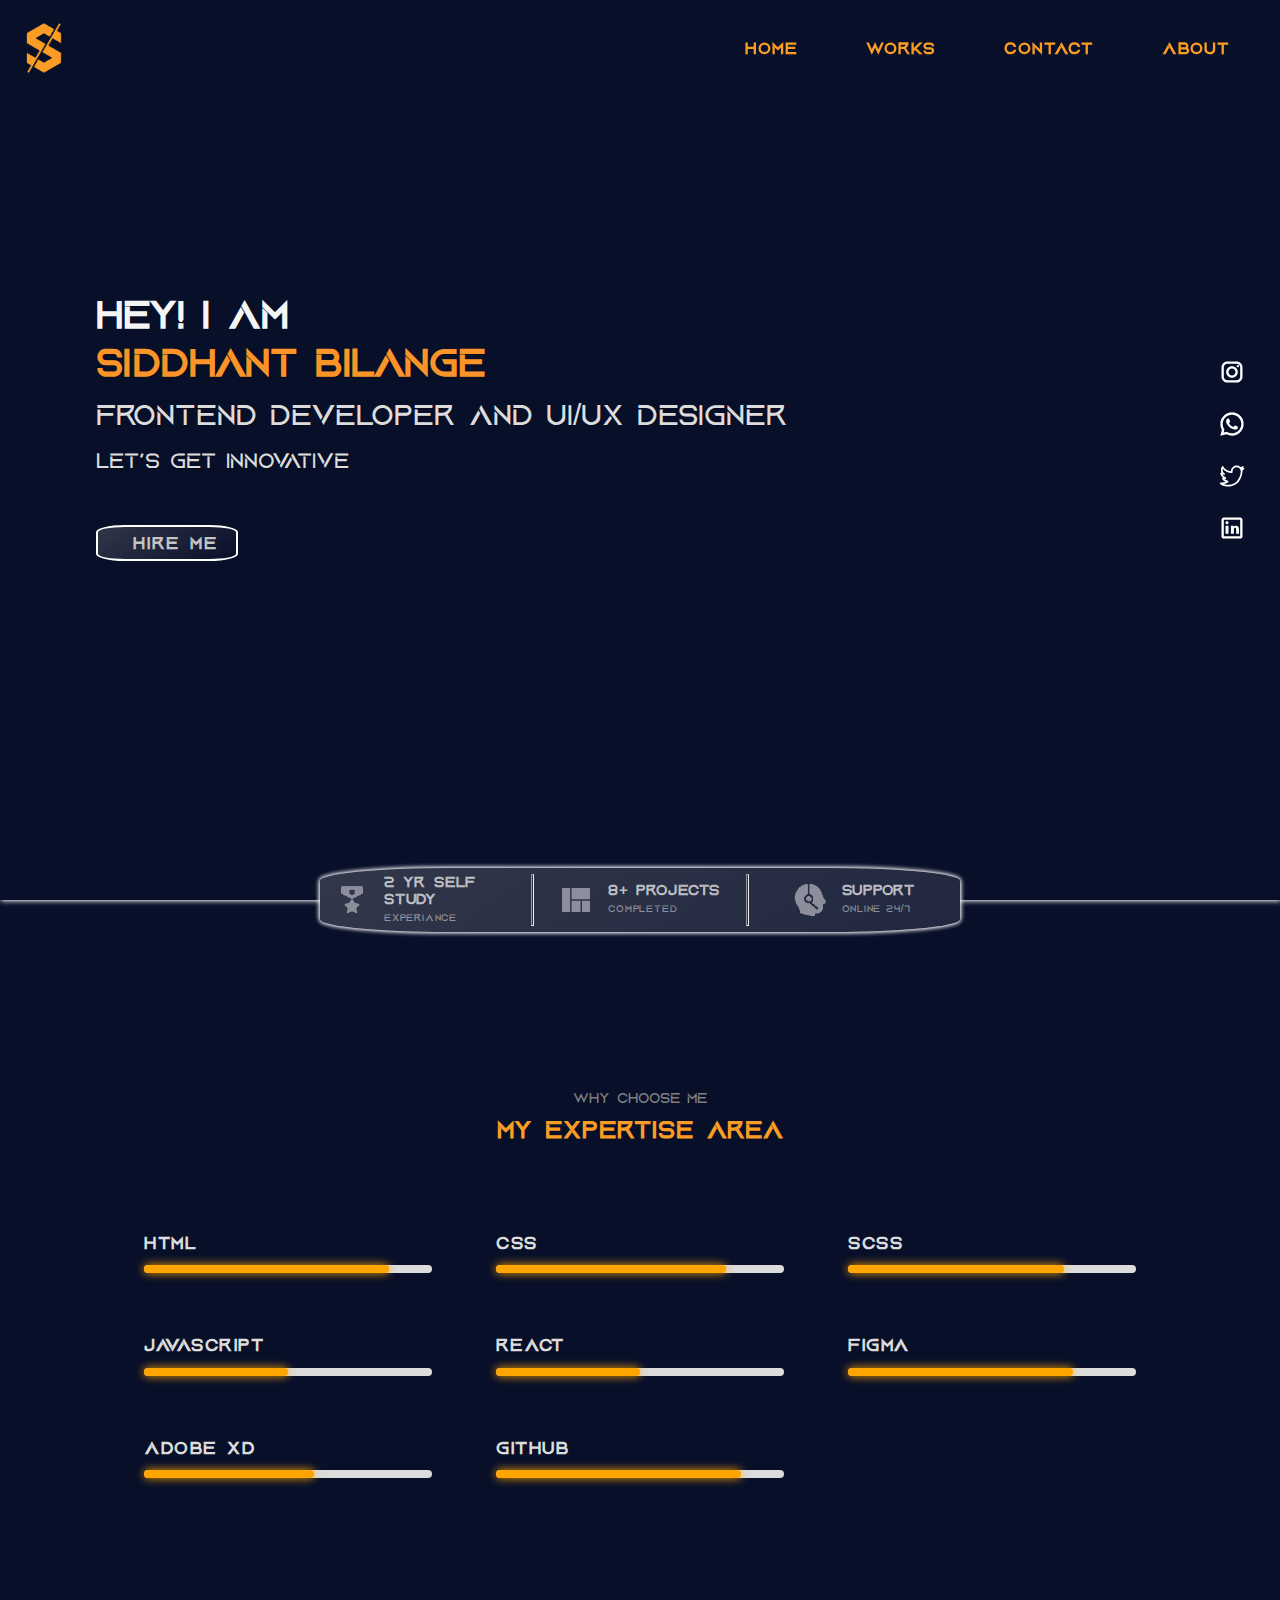
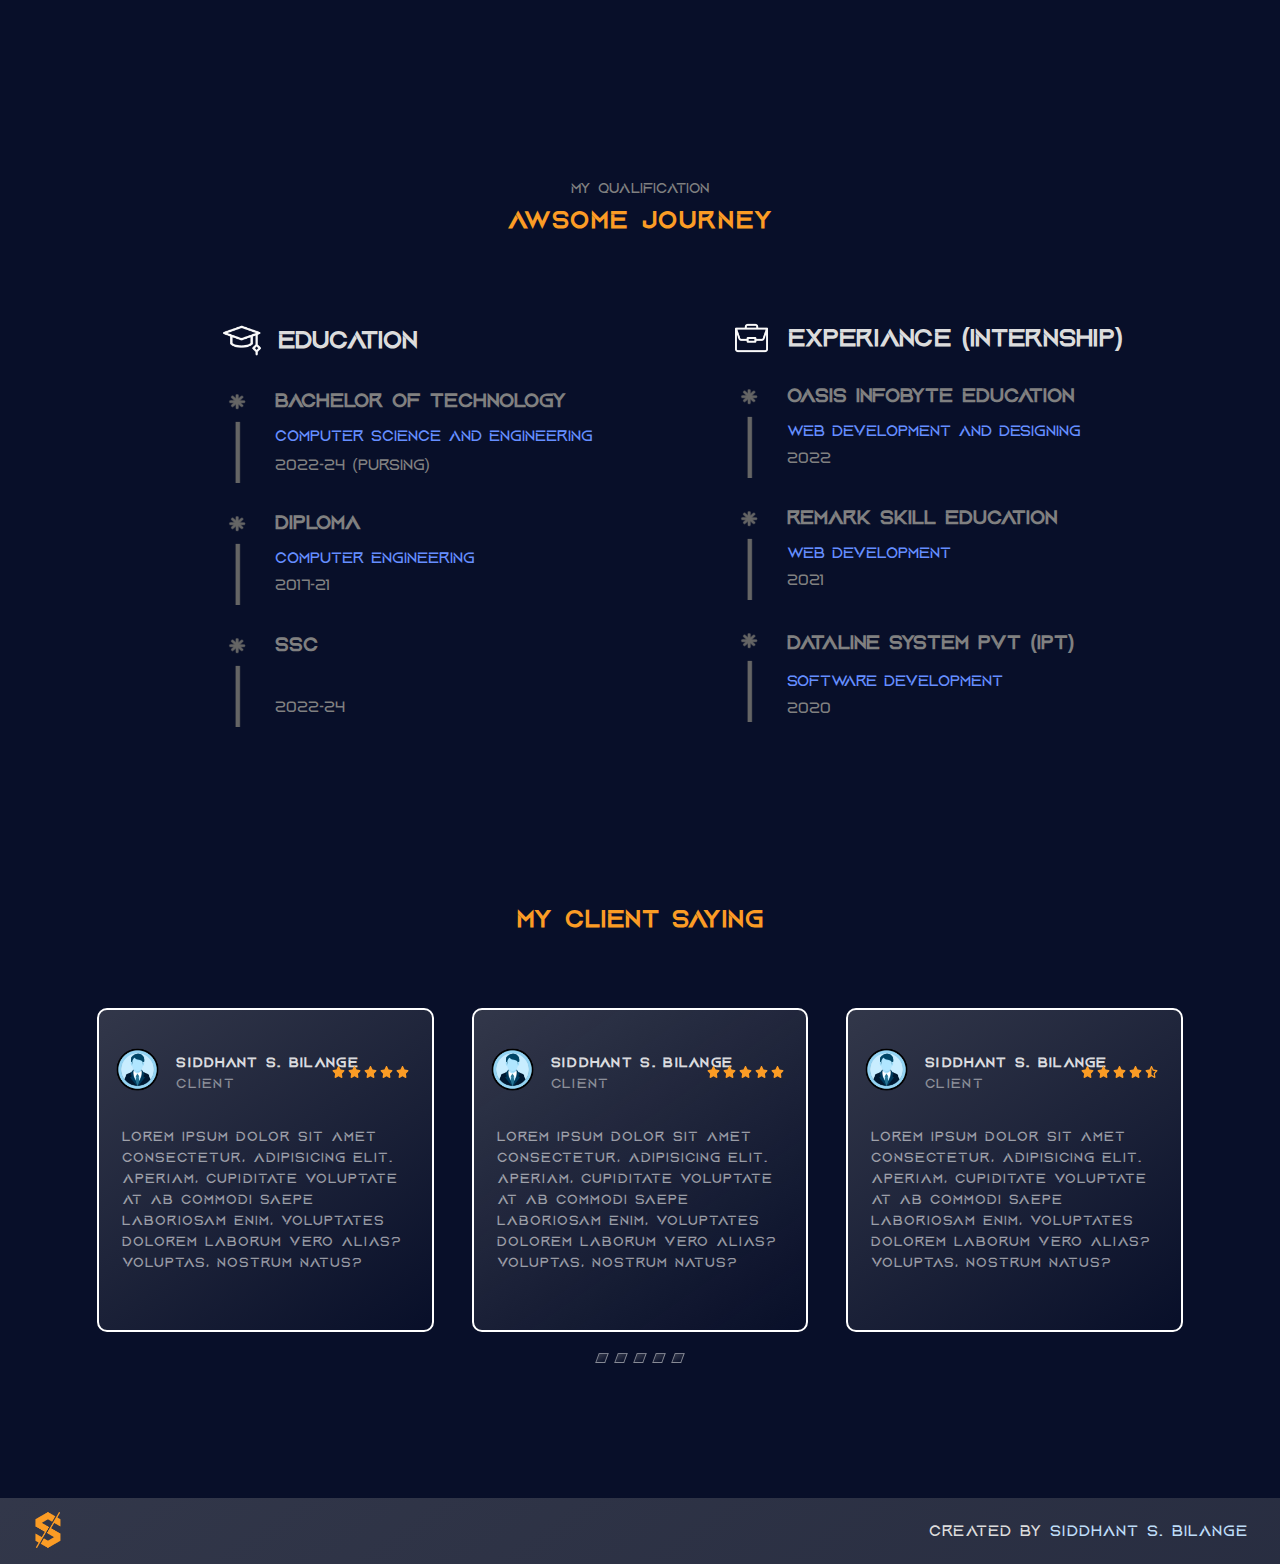
<file: index.html>
<!DOCTYPE html>
<html lang="en">

<head>
    <meta charset="UTF-8">
    <meta http-equiv="X-UA-Compatible" content="IE=edge">
    <meta name="viewport" content="width=device-width, initial-scale=1.0">
    <title>Document</title>
    <link rel="stylesheet" href="sass/index.css">
    <link href="https://fonts.googleapis.com/css2?family=Poppins:wght@100;200;300;400;500;600;700;800;900&display=swap"
        rel="stylesheet">
        <link rel="stylesheet" href="https://cdnjs.cloudflare.com/ajax/libs/font-awesome/6.1.1/css/all.min.css" integrity="sha512-KfkfwYDsLkIlwQp6LFnl8zNdLGxu9YAA1QvwINks4PhcElQSvqcyVLLD9aMhXd13uQjoXtEKNosOWaZqXgel0g==" crossorigin="anonymous" referrerpolicy="no-referrer" />
</head>

<body>
    <nav>
        <input id="nav-toggle" type="checkbox" />
        <img src="img/logo.png" alt="Logo" class="logo" />
        <ul class="links">
            <li><a href="#">Home</a></li>
            <li><a href="works.html"> Works</a></li>
            <li><a href="contact.html">Contact</a></li>
            <li><a href="about.html">About</a></li>
        </ul>

        <label for="nav-toggle" class="icon-burger">
            <div class="line"></div>
            <div class="line"></div>
            <div class="line"></div>
        </label>
    </nav>

        <!-- <img src="img/bg1.jpg" alt="" class="main-bg-img1"> -->
        <!-- <img src="img/bg2.jpg" alt="" class="main-bg-img2"> -->

        <div class="first-container border-gradient-purple">
            <div class="left">
                <div class="head-left">Hey! I Am</div>
                <div class="title-left">Siddhant Bilange</div>
                <div class="grade-left">Frontend Developer and UI/UX Designer</div>
                <div class="subtitle-left">Let’s get innovative
                </div>
                <button class="hirebtn">Hire Me<i class="fa fa-long-arrow-right" aria-hidden="true"></i></button>
            </div>


            <!-- <div class="middle"> -->
            <!-- <img src="img/blob.svg" alt="Logo" class="logo" /> -->
            <!-- </div> -->
            <div class="right">
                <ul>
                    <li>
                        <div class="icon1"><img src="img/instagram.svg" alt="icon" /></div>
                    </li>
                    <li>
                        <div class="icon2"><img src="img/whatsapp.svg" alt="icon" /></div>
                    </li>
                    <li>
                        <div class="icon3"><img src="img/twitter.svg" alt="icon" /></div>
                    </li>
                    <li>
                        <div class="icon4"><img src="img/linkedin.svg" alt="icon" /></div>
                    </li>
                </ul>
            </div>
        </div>

        <div class="second-container">
            <div class="experiance-container">
                <div class="experiance">
                    <div class="left-1">
                        <img src="img/medal.png" alt="">
                    </div>
                    <div class="right-1">
                        <div class="heading-1">2 Yr Self Study</div>
                        <div class="title-1">Experiance</div>
                    </div>
                </div>

                <hr>

                <div class="projects">
                    <div class="left-2">
                        <img src="img/complete.png" alt="">
                    </div>
                    <div class="right-2">
                        <div class="heading-2">8+ Projects</div>
                        <div class="title-2">Completed</div>
                    </div>
                </div>

                <hr>

                <div class="support">
                    <div class="left-3">
                        <img src="img/support.png" alt="">
                    </div>
                    <div class="right-3">
                        <div class="heading-3">Support</div>
                        <div class="title-3">Online 24/7</div>
                    </div>
                </div>

            </div>
        </div>

        <div class="second-container-m">
            <div class="exp-card">
                <div class="top">3<div class="sym">+</div>
                </div>
                <div class="bottom">
                    <div class="left"></div>
                    <div class="right">YEARS OF EXPERIENCE</div>
                </div>
            </div>

            <div class="exp-card">
                <div class="top">10<div class="sym">+</div>
                </div>
                <div class="bottom">
                    <div class="left"></div>
                    <div class="right"> COMPLETED PROJECTS</div>
                </div>
            </div>

            <div class="exp-card">
                <div class="top">10<div class="sym">+</div>
                </div>
                <div class="bottom">
                    <div class="left"></div>
                    <div class="right">HAPPY CUSTOMERS</div>
                </div>
            </div>

            <div class="exp-card">
                <div class="top">24/7</div>
                <div class="bottom">
                    <div class="left"></div>
                    <div class="right">Support</div>
                </div>
            </div>
        </div>

        <div class="third-container">
            <div class="inner-third-container">
                <div class="top">
                    <div class="why">Why Choose Me</div>
                    <div class="my-exp">My Expertise Area</div>
                </div>
                <div class="bottom">
                    <div class="exp-html">
                        <div class="title-html">Html</div>
                        <div class="progress-bar-html">
                            <div class="pro-percentage-html"></div>
                        </div>
                    </div>
                    <div class="exp-css">
                        <div class="title-css">Css</div>
                        <div class="progress-bar-css">
                            <div class="pro-percentage-css"></div>
                        </div>
                    </div>
                    <div class="exp-scss">
                        <div class="title-scss">Scss</div>
                        <div class="progress-bar-scss">
                            <div class="pro-percentage-scss"></div>
                        </div>
                    </div>

                    <div class="exp-js">
                        <div class="title-js">Javascript</div>
                        <div class="progress-bar-js">
                            <div class="pro-percentage-js"></div>
                        </div>
                    </div>

                    <div class="exp-react">
                        <div class="title-react">React</div>
                        <div class="progress-bar-react">
                            <div class="pro-percentage-react"></div>
                        </div>
                    </div>

                    <div class="exp-figma">
                        <div class="title-figma">Figma</div>
                        <div class="progress-bar-figma">
                            <div class="pro-percentage-figma"></div>
                        </div>
                    </div>

                    <div class="exp-xd">
                        <div class="title-xd">Adobe XD</div>
                        <div class="progress-bar-xd">
                            <div class="pro-percentage-xd"></div>
                        </div>
                    </div>

                    <div class="exp-github">
                        <div class="title-github">Github</div>
                        <div class="progress-bar-github">
                            <div class="pro-percentage-github"></div>
                        </div>
                    </div>
                </div>
            </div>
        </div>

        <div class="fourth-container">

            <div class="inner-fourth">
                <div class="top-fourth">
                    <div class="subtitle-fourth">
                        My Qualification
                    </div>
                    <div class="title-fourth">
                        Awsome Journey
                    </div>
                </div>
                <div class="bottom-fourth">
                    <div class="bottom-fourth-left">
                        <div class="qual-head">
                            <img src="img/Education.png" alt="">Education
                        </div>
                        <div class="journey-card">
                            <div class="left-side">
                                <img src="img/j1.png" alt="">
                            </div>
                            <div class="right-side">
                                <h2>Bachelor of Technology</h2>
                                <h3>Computer Science And Engineering</h3>
                                <h4>2022-24 (Pursing)</h4>
                            </div>
                        </div>

                        <div class="journey-card">
                            <div class="left-side">
                                <img src="img/j1.png" alt="">
                            </div>
                            <div class="right-side">
                                <h2>Diploma</h2>
                                <h3>Computer Engineering</h3>
                                <h4>2017-21</h4>
                            </div>
                        </div>

                        <div class="journey-card">
                            <div class="left-side">
                                <img src="img/j1.png" alt="">
                            </div>
                            <div class="right-side">
                                <h2>SSC</h2>
                                <h3>&nbsp;</h3>
                                <h4>2022-24</h4>
                            </div>
                        </div>


                    </div>

                    <div class="bottom-fourth-right">
                        <div class="qual-head">
                            <img src="img/experiance.png" alt=""> Experiance (Internship)
                        </div>
                        <div class="journey-card">
                            <div class="left-side">
                                <img src="img/j1.png" alt="">
                            </div>
                            <div class="right-side">
                                <h2>Oasis Infobyte Education</h2>
                                <h3>Web Development and Designing</h3>
                                <h4>2022</h4>
                            </div>
                        </div>

                        <div class="journey-card">
                            <div class="left-side">
                                <img src="img/j1.png" alt="">
                            </div>
                            <div class="right-side">
                                <h2>Remark Skill Education</h2>
                                <h3>Web Development</h3>
                                <h4>2021</h4>
                            </div>
                        </div>

                        <div class="journey-card">
                            <div class="left-side">
                                <img src="img/j1.png" alt="">
                            </div>
                            <div class="right-side">
                                <h2>Dataline System Pvt (IPT)</h2>
                                <h3>Software Development</h3>
                                <h4>2020</h4>
                            </div>
                        </div>

                    </div>
                </div>
            </div>
        </div>

        <div class="fifth-container">
            <div class="title-fourth">My Client Saying</div>
            <div class="container">
                <div class="slider">
                    <div id="slide-1" class="slide">
                        <div class="slide-card-1">
                            <div class="top">
                                <div class="left">
                                    <img src="./img/p3.png" alt="">
                                </div>
                                <div class="middle">
                                    <div class="client-name">Siddhant S. Bilange</div>
                                    <div class="client-type">Client</div>
                                </div>
                                <div class="right">
                                    <div class="rating">
                                        <img src="img/star-solid-orange.svg" alt="">
                                        <img src="img/star-solid-orange.svg" alt="">
                                        <img src="img/star-solid-orange.svg" alt="">
                                        <img src="img/star-solid-orange.svg" alt="">
                                        <img src="img/star-solid-orange.svg" alt="">
                                    </div>
                                </div>
                            </div>

                            <div class="bottom">
                                Lorem ipsum dolor sit amet consectetur, adipisicing elit. Aperiam, cupiditate voluptate
                                at ab commodi saepe laboriosam enim, voluptates dolorem laborum vero alias? Voluptas,
                                nostrum natus?
                            </div>
                        </div>

                        <div class="slide-card-2">
                            <div class="top">
                                <div class="left">
                                    <img src="./img/p3.png" alt="">
                                </div>
                                <div class="middle">
                                    <div class="client-name">Siddhant S. Bilange</div>
                                    <div class="client-type">Client</div>
                                </div>
                                <div class="right">
                                    <div class="rating">
                                        <img src="img/star-solid-orange.svg" alt="">
                                        <img src="img/star-solid-orange.svg" alt="">
                                        <img src="img/star-solid-orange.svg" alt="">
                                        <img src="img/star-solid-orange.svg" alt="">
                                        <img src="img/star-solid-orange.svg" alt="">
                                    </div>
                                </div>
                            </div>

                            <div class="bottom">
                                Lorem ipsum dolor sit amet consectetur, adipisicing elit. Aperiam, cupiditate voluptate
                                at ab commodi saepe laboriosam enim, voluptates dolorem laborum vero alias? Voluptas,
                                nostrum natus?
                            </div>
                        </div>

                        <div class="slide-card-3">
                            <div class="top">
                                <div class="left">
                                    <img src="./img/p3.png" alt="">
                                </div>
                                <div class="middle">
                                    <div class="client-name">Siddhant S. Bilange</div>
                                    <div class="client-type">Client</div>
                                </div>
                                <div class="right">
                                    <div class="rating">
                                        <img src="img/star-solid-orange.svg" alt="">
                                        <img src="img/star-solid-orange.svg" alt="">
                                        <img src="img/star-solid-orange.svg" alt="">
                                        <img src="img/star-solid-orange.svg" alt="">
                                        <img src="img/star-half-stroke-solid-orange.svg" alt="">
                                    </div>
                                </div>
                            </div>

                            <div class="bottom">
                                Lorem ipsum dolor sit amet consectetur, adipisicing elit. Aperiam, cupiditate voluptate
                                at ab commodi saepe laboriosam enim, voluptates dolorem laborum vero alias? Voluptas,
                                nostrum natus?
                            </div>
                        </div>
                    </div>

                    <div id="slide-2" class="slide">
                        <div class="slide-card-1">
                            <div class="top">
                                <div class="left">
                                    <img src="./img/p3.png" alt="">
                                </div>
                                <div class="middle">
                                    <div class="client-name">Siddhant S. Bilange</div>
                                    <div class="client-type">Client</div>
                                </div>
                                <div class="right">
                                    <div class="rating">
                                        <img src="img/star-solid-orange.svg" alt="">
                                        <img src="img/star-solid-orange.svg" alt="">
                                        <img src="img/star-solid-orange.svg" alt="">
                                        <img src="img/star-solid-orange.svg" alt="">
                                        <img src="img/star-solid-orange.svg" alt="">
                                    </div>
                                </div>
                            </div>

                            <div class="bottom">
                                Lorem ipsum dolor sit amet consectetur, adipisicing elit. Aperiam, cupiditate voluptate
                                at ab commodi saepe laboriosam enim, voluptates dolorem laborum vero alias? Voluptas,
                                nostrum natus?
                            </div>
                        </div>

                        <div class="slide-card-2">
                            <div class="top">
                                <div class="left">
                                    <img src="./img/p3.png" alt="">
                                </div>
                                <div class="middle">
                                    <div class="client-name">Siddhant S. Bilange</div>
                                    <div class="client-type">Client</div>
                                </div>
                                <div class="right">
                                    <div class="rating">
                                        <img src="img/star-solid-orange.svg" alt="">
                                        <img src="img/star-solid-orange.svg" alt="">
                                        <img src="img/star-solid-orange.svg" alt="">
                                        <img src="img/star-solid-orange.svg" alt="">
                                        <img src="img/star-solid-orange.svg" alt="">
                                    </div>
                                </div>
                            </div>

                            <div class="bottom">
                                Lorem ipsum dolor sit amet consectetur, adipisicing elit. Aperiam, cupiditate voluptate
                                at ab commodi saepe laboriosam enim, voluptates dolorem laborum vero alias? Voluptas,
                                nostrum natus?
                            </div>
                        </div>

                        <div class="slide-card-3">
                            <div class="top">
                                <div class="left">
                                    <img src="./img/p3.png" alt="">
                                </div>
                                <div class="middle">
                                    <div class="client-name">Siddhant S. Bilange</div>
                                    <div class="client-type">Client</div>
                                </div>
                                <div class="right">
                                    <div class="rating">
                                        <img src="img/star-solid-orange.svg" alt="">
                                        <img src="img/star-solid-orange.svg" alt="">
                                        <img src="img/star-solid-orange.svg" alt="">
                                        <img src="img/star-solid-orange.svg" alt="">
                                        <img src="img/star-half-stroke-solid-orange.svg" alt="">
                                    </div>
                                </div>
                            </div>

                            <div class="bottom">
                                Lorem ipsum dolor sit amet consectetur, adipisicing elit. Aperiam, cupiditate voluptate
                                at ab commodi saepe laboriosam enim, voluptates dolorem laborum vero alias? Voluptas,
                                nostrum natus?
                            </div>
                        </div>
                    </div>

                    <div id="slide-3" class="slide">
                        <div class="slide-card-1">
                            <div class="top">
                                <div class="left">
                                    <img src="./img/p3.png" alt="">
                                </div>
                                <div class="middle">
                                    <div class="client-name">Siddhant S. Bilange</div>
                                    <div class="client-type">Client</div>
                                </div>
                                <div class="right">
                                    <div class="rating">
                                        <img src="img/star-solid-orange.svg" alt="">
                                        <img src="img/star-solid-orange.svg" alt="">
                                        <img src="img/star-solid-orange.svg" alt="">
                                        <img src="img/star-solid-orange.svg" alt="">
                                        <img src="img/star-solid-orange.svg" alt="">
                                    </div>
                                </div>
                            </div>

                            <div class="bottom">
                                Lorem ipsum dolor sit amet consectetur, adipisicing elit. Aperiam, cupiditate voluptate
                                at ab commodi saepe laboriosam enim, voluptates dolorem laborum vero alias? Voluptas,
                                nostrum natus?
                            </div>
                        </div>

                        <div class="slide-card-2">
                            <div class="top">
                                <div class="left">
                                    <img src="./img/p3.png" alt="">
                                </div>
                                <div class="middle">
                                    <div class="client-name">Siddhant S. Bilange</div>
                                    <div class="client-type">Client</div>
                                </div>
                                <div class="right">
                                    <div class="rating">
                                        <img src="img/star-solid-orange.svg" alt="">
                                        <img src="img/star-solid-orange.svg" alt="">
                                        <img src="img/star-solid-orange.svg" alt="">
                                        <img src="img/star-solid-orange.svg" alt="">
                                        <img src="img/star-solid-orange.svg" alt="">
                                    </div>
                                </div>
                            </div>

                            <div class="bottom">
                                Lorem ipsum dolor sit amet consectetur, adipisicing elit. Aperiam, cupiditate voluptate
                                at ab commodi saepe laboriosam enim, voluptates dolorem laborum vero alias? Voluptas,
                                nostrum natus?
                            </div>
                        </div>

                        <div class="slide-card-3">
                            <div class="top">
                                <div class="left">
                                    <img src="./img/p3.png" alt="">
                                </div>
                                <div class="middle">
                                    <div class="client-name">Siddhant S. Bilange</div>
                                    <div class="client-type">Client</div>
                                </div>
                                <div class="right">
                                    <div class="rating">
                                        <img src="img/star-solid-orange.svg" alt="">
                                        <img src="img/star-solid-orange.svg" alt="">
                                        <img src="img/star-solid-orange.svg" alt="">
                                        <img src="img/star-solid-orange.svg" alt="">
                                        <img src="img/star-half-stroke-solid-orange.svg" alt="">
                                    </div>
                                </div>
                            </div>

                            <div class="bottom">
                                Lorem ipsum dolor sit amet consectetur, adipisicing elit. Aperiam, cupiditate voluptate
                                at ab commodi saepe laboriosam enim, voluptates dolorem laborum vero alias? Voluptas,
                                nostrum natus?
                            </div>
                        </div>
                    </div>

                    <div id="slide-4" class="slide">
                        <div class="slide-card-1">
                            <div class="top">
                                <div class="left">
                                    <img src="./img/p3.png" alt="">
                                </div>
                                <div class="middle">
                                    <div class="client-name">Siddhant S. Bilange</div>
                                    <div class="client-type">Client</div>
                                </div>
                                <div class="right">
                                    <div class="rating">
                                        <img src="img/star-solid-orange.svg" alt="">
                                        <img src="img/star-solid-orange.svg" alt="">
                                        <img src="img/star-solid-orange.svg" alt="">
                                        <img src="img/star-solid-orange.svg" alt="">
                                        <img src="img/star-solid-orange.svg" alt="">
                                    </div>
                                </div>
                            </div>

                            <div class="bottom">
                                Lorem ipsum dolor sit amet consectetur, adipisicing elit. Aperiam, cupiditate voluptate
                                at ab commodi saepe laboriosam enim, voluptates dolorem laborum vero alias? Voluptas,
                                nostrum natus?
                            </div>
                        </div>

                        <div class="slide-card-2">
                            <div class="top">
                                <div class="left">
                                    <img src="./img/p3.png" alt="">
                                </div>
                                <div class="middle">
                                    <div class="client-name">Siddhant S. Bilange</div>
                                    <div class="client-type">Client</div>
                                </div>
                                <div class="right">
                                    <div class="rating">
                                        <img src="img/star-solid-orange.svg" alt="">
                                        <img src="img/star-solid-orange.svg" alt="">
                                        <img src="img/star-solid-orange.svg" alt="">
                                        <img src="img/star-solid-orange.svg" alt="">
                                        <img src="img/star-solid-orange.svg" alt="">
                                    </div>
                                </div>
                            </div>

                            <div class="bottom">
                                Lorem ipsum dolor sit amet consectetur, adipisicing elit. Aperiam, cupiditate voluptate
                                at ab commodi saepe laboriosam enim, voluptates dolorem laborum vero alias? Voluptas,
                                nostrum natus?
                            </div>
                        </div>

                        <div class="slide-card-3">
                            <div class="top">
                                <div class="left">
                                    <img src="./img/p3.png" alt="">
                                </div>
                                <div class="middle">
                                    <div class="client-name">Siddhant S. Bilange</div>
                                    <div class="client-type">Client</div>
                                </div>
                                <div class="right">
                                    <div class="rating">
                                        <img src="img/star-solid-orange.svg" alt="">
                                        <img src="img/star-solid-orange.svg" alt="">
                                        <img src="img/star-solid-orange.svg" alt="">
                                        <img src="img/star-solid-orange.svg" alt="">
                                        <img src="img/star-half-stroke-solid-orange.svg" alt="">
                                    </div>
                                </div>
                            </div>

                            <div class="bottom">
                                Lorem ipsum dolor sit amet consectetur, adipisicing elit. Aperiam, cupiditate voluptate
                                at ab commodi saepe laboriosam enim, voluptates dolorem laborum vero alias? Voluptas,
                                nostrum natus?
                            </div>
                        </div>
                    </div>

                    <div id="slide-5" class="slide">
                        <div class="slide-card-1">
                            <div class="top">
                                <div class="left">
                                    <img src="./img/p3.png" alt="">
                                </div>
                                <div class="middle">
                                    <div class="client-name">Siddhant S. Bilange</div>
                                    <div class="client-type">Client</div>
                                </div>
                                <div class="right">
                                    <div class="rating">
                                        <img src="img/star-solid-orange.svg" alt="">
                                        <img src="img/star-solid-orange.svg" alt="">
                                        <img src="img/star-solid-orange.svg" alt="">
                                        <img src="img/star-solid-orange.svg" alt="">
                                        <img src="img/star-solid-orange.svg" alt="">
                                    </div>
                                </div>
                            </div>

                            <div class="bottom">
                                Lorem ipsum dolor sit amet consectetur, adipisicing elit. Aperiam, cupiditate voluptate
                                at ab commodi saepe laboriosam enim, voluptates dolorem laborum vero alias? Voluptas,
                                nostrum natus?
                            </div>
                        </div>

                        <div class="slide-card-2">
                            <div class="top">
                                <div class="left">
                                    <img src="./img/p3.png" alt="">
                                </div>
                                <div class="middle">
                                    <div class="client-name">Siddhant S. Bilange</div>
                                    <div class="client-type">Client</div>
                                </div>
                                <div class="right">
                                    <div class="rating">
                                        <img src="img/star-solid-orange.svg" alt="">
                                        <img src="img/star-solid-orange.svg" alt="">
                                        <img src="img/star-solid-orange.svg" alt="">
                                        <img src="img/star-solid-orange.svg" alt="">
                                        <img src="img/star-solid-orange.svg" alt="">
                                    </div>
                                </div>
                            </div>

                            <div class="bottom">
                                Lorem ipsum dolor sit amet consectetur, adipisicing elit. Aperiam, cupiditate voluptate
                                at ab commodi saepe laboriosam enim, voluptates dolorem laborum vero alias? Voluptas,
                                nostrum natus?
                            </div>
                        </div>

                        <div class="slide-card-3">
                            <div class="top">
                                <div class="left">
                                    <img src="./img/p3.png" alt="">
                                </div>
                                <div class="middle">
                                    <div class="client-name">Siddhant S. Bilange</div>
                                    <div class="client-type">Client</div>
                                </div>
                                <div class="right">
                                    <div class="rating">
                                        <img src="img/star-solid-orange.svg" alt="">
                                        <img src="img/star-solid-orange.svg" alt="">
                                        <img src="img/star-solid-orange.svg" alt="">
                                        <img src="img/star-solid-orange.svg" alt="">
                                        <img src="img/star-half-stroke-solid-orange.svg" alt="">
                                    </div>
                                </div>
                            </div>

                            <div class="bottom">
                                Lorem ipsum dolor sit amet consectetur, adipisicing elit. Aperiam, cupiditate voluptate
                                at ab commodi saepe laboriosam enim, voluptates dolorem laborum vero alias? Voluptas,
                                nostrum natus?
                            </div>
                        </div>
                    </div>
                </div>

                <div class="circle">
                    <a href="#slide-1">
                        <div class="dot"></div>
                    </a>
                    <a href="#slide-2">
                        <div class="dot"></div>
                    </a>
                    <a href="#slide-3">
                        <div class="dot"></div>
                    </a>
                    <a href="#slide-4">
                        <div class="dot"></div>
                    </a>
                    <a href="#slide-5">
                        <div class="dot"></div>
                    </a>
                </div>
            </div>
        </div>

        <div class="fifth-container-m">
            <div class="title-fourth">My Client Saying</div>
            <div class="slider">
                <div id="slide-1" class="slide">
                    <div class="slide-card-1">
                        <div class="top">
                            <div class="left">
                                <img src="./img/p3.png" alt="">
                            </div>
                            <div class="middle">
                                <div class="client-name">Siddhant S. Bilange</div>
                                <div class="client-type">Client</div>
                            </div>
                            <div class="right">
                                <div class="rating">
                                    <img src="img/star-solid-orange.svg" alt="">
                                    <img src="img/star-solid-orange.svg" alt="">
                                    <img src="img/star-solid-orange.svg" alt="">
                                    <img src="img/star-solid-orange.svg" alt="">
                                    <img src="img/star-solid-orange.svg" alt="">
                                </div>
                            </div>
                        </div>

                        <div class="bottom">
                            Lorem ipsum dolor sit amet consectetur, adipisicing elit. Aperiam, cupiditate voluptate at
                            ab commodi saepe laboriosam enim, voluptates dolorem laborum vero alias? Voluptas, nostrum
                            natus?
                        </div>
                    </div>
                </div>

                <div id="slide-2" class="slide">
                    <div class="slide-card-1">
                        <div class="top">
                            <div class="left">
                                <img src="./img/p3.png" alt="">
                            </div>
                            <div class="middle">
                                <div class="client-name">Siddhant S. Bilange</div>
                                <div class="client-type">Client</div>
                            </div>
                            <div class="right">
                                <div class="rating">
                                    <img src="img/star-solid-orange.svg" alt="">
                                    <img src="img/star-solid-orange.svg" alt="">
                                    <img src="img/star-solid-orange.svg" alt="">
                                    <img src="img/star-solid-orange.svg" alt="">
                                    <img src="img/star-solid-orange.svg" alt="">
                                </div>
                            </div>
                        </div>

                        <div class="bottom">
                            Lorem ipsum dolor sit amet consectetur, adipisicing elit. Aperiam, cupiditate voluptate at
                            ab commodi saepe laboriosam enim, voluptates dolorem laborum vero alias? Voluptas, nostrum
                            natus?
                        </div>
                    </div>
                </div>

                <div id="slide-3" class="slide">
                    <div class="slide-card-1">
                        <div class="top">
                            <div class="left">
                                <img src="./img/p3.png" alt="">
                            </div>
                            <div class="middle">
                                <div class="client-name">Siddhant S. Bilange</div>
                                <div class="client-type">Client</div>
                            </div>
                            <div class="right">
                                <div class="rating">
                                    <img src="img/star-solid-orange.svg" alt="">
                                    <img src="img/star-solid-orange.svg" alt="">
                                    <img src="img/star-solid-orange.svg" alt="">
                                    <img src="img/star-solid-orange.svg" alt="">
                                    <img src="img/star-solid-orange.svg" alt="">
                                </div>
                            </div>
                        </div>

                        <div class="bottom">
                            Lorem ipsum dolor sit amet consectetur, adipisicing elit. Aperiam, cupiditate voluptate at
                            ab commodi saepe laboriosam enim, voluptates dolorem laborum vero alias? Voluptas, nostrum
                            natus?
                        </div>
                    </div>
                </div>

                <div id="slide-4" class="slide">
                    <div class="slide-card-1">
                        <div class="top">
                            <div class="left">
                                <img src="./img/p3.png" alt="">
                            </div>
                            <div class="middle">
                                <div class="client-name">Siddhant S. Bilange</div>
                                <div class="client-type">Client</div>
                            </div>
                            <div class="right">
                                <div class="rating">
                                    <img src="img/star-solid-orange.svg" alt="">
                                    <img src="img/star-solid-orange.svg" alt="">
                                    <img src="img/star-solid-orange.svg" alt="">
                                    <img src="img/star-solid-orange.svg" alt="">
                                    <img src="img/star-solid-orange.svg" alt="">
                                </div>
                            </div>
                        </div>

                        <div class="bottom">
                            Lorem ipsum dolor sit amet consectetur, adipisicing elit. Aperiam, cupiditate voluptate at
                            ab commodi saepe laboriosam enim, voluptates dolorem laborum vero alias? Voluptas, nostrum
                            natus?
                        </div>
                    </div>
                </div>

                <div id="slide-5" class="slide">
                    <div class="slide-card-1">
                        <div class="top">
                            <div class="left">
                                <img src="./img/p3.png" alt="">
                            </div>
                            <div class="middle">
                                <div class="client-name">Siddhant S. Bilange</div>
                                <div class="client-type">Client</div>
                            </div>
                            <div class="right">
                                <div class="rating">
                                    <img src="img/star-solid-orange.svg" alt="">
                                    <img src="img/star-solid-orange.svg" alt="">
                                    <img src="img/star-solid-orange.svg" alt="">
                                    <img src="img/star-solid-orange.svg" alt="">
                                    <img src="img/star-solid-orange.svg" alt="">
                                </div>
                            </div>
                        </div>

                        <div class="bottom">
                            Lorem ipsum dolor sit amet consectetur, adipisicing elit. Aperiam, cupiditate voluptate at
                            ab commodi saepe laboriosam enim, voluptates dolorem laborum vero alias? Voluptas, nostrum
                            natus?
                        </div>
                    </div>
                </div>
            </div>

            <div class="circle">
                <a href="#slide-1">
                    <div class="dot"></div>
                </a>
                <a href="#slide-2">
                    <div class="dot"></div>
                </a>
                <a href="#slide-3">
                    <div class="dot"></div>
                </a>
                <a href="#slide-4">
                    <div class="dot"></div>
                </a>
                <a href="#slide-5">
                    <div class="dot"></div>
                </a>
            </div>
        </div>

    <footer>
        <div class="logo">
            <img src="./img/logo.png" alt="">
        </div>
        <div class="fdesc">Created By <span>Siddhant S. Bilange</span></div>
    </footer>
</body>

</html>
</file>
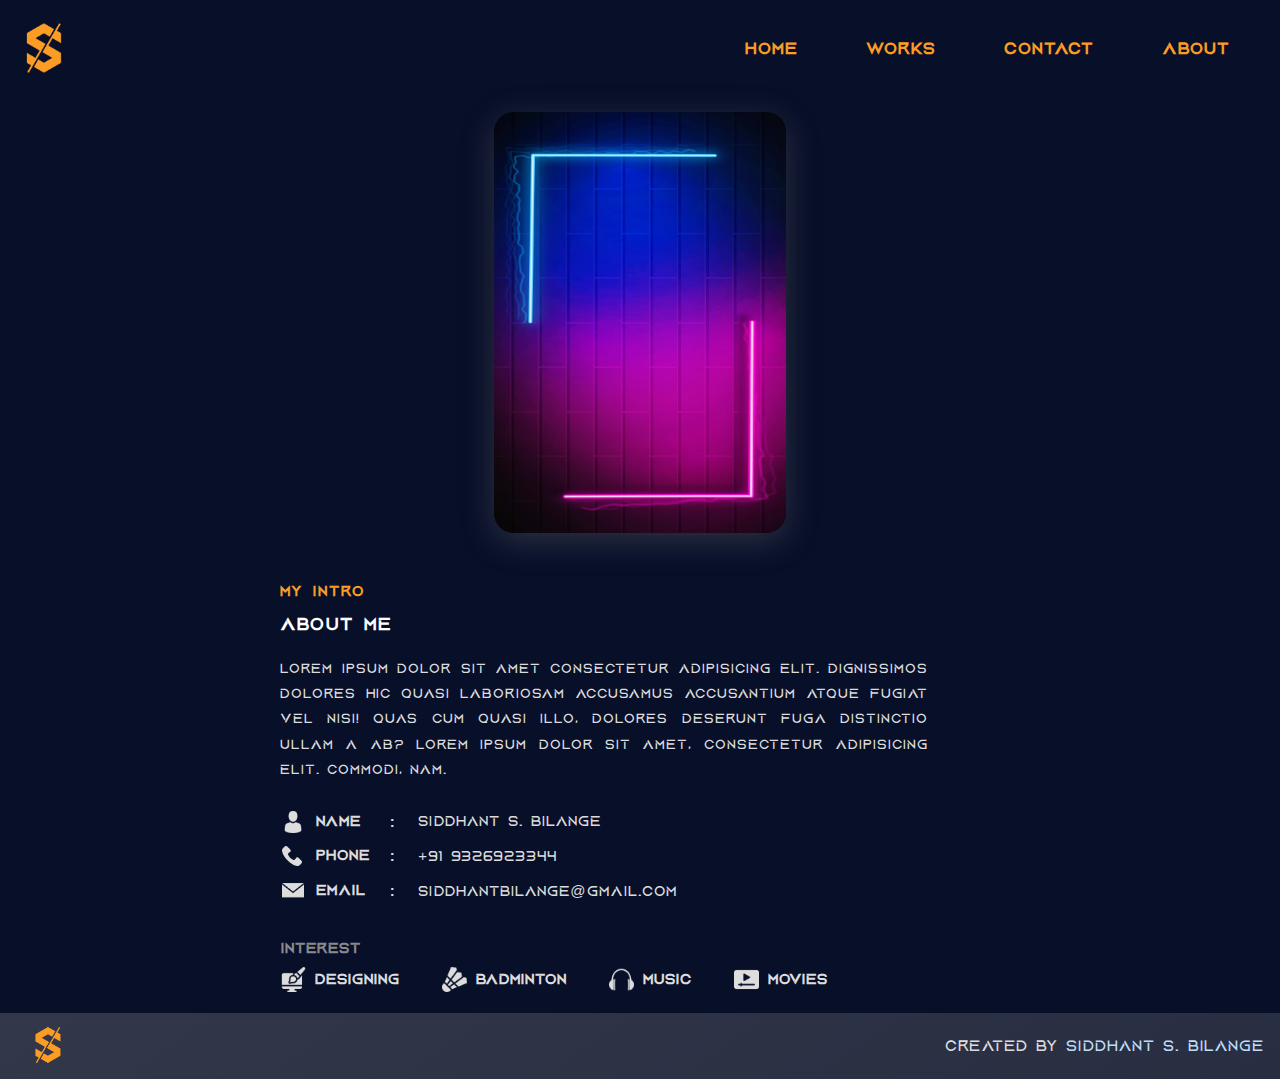
<file: about.html>
<!DOCTYPE html>
<html lang="en">

<head>
    <meta charset="UTF-8">
    <meta http-equiv="X-UA-Compatible" content="IE=edge">
    <meta name="viewport" content="width=device-width, initial-scale=1.0">
    <title>Document</title>
    <link rel="stylesheet" href="sass/about.css">
    <link href="https://fonts.googleapis.com/css2?family=Poppins:wght@100;200;300;400;500;600;700;800;900&display=swap"
        rel="stylesheet">
        <link rel="stylesheet" href="https://cdnjs.cloudflare.com/ajax/libs/font-awesome/6.1.1/css/all.min.css" integrity="sha512-KfkfwYDsLkIlwQp6LFnl8zNdLGxu9YAA1QvwINks4PhcElQSvqcyVLLD9aMhXd13uQjoXtEKNosOWaZqXgel0g==" crossorigin="anonymous" referrerpolicy="no-referrer" />
</head>

<body>
    <nav>
        <input id="nav-toggle" type="checkbox" />
        <img src="img/logo.png" alt="Logo" class="logo" />
        <ul class="links">
            <li><a href="index.html">Home</a></li>
            <li><a href="works.html"> Works</a></li>
            <li><a href="contact.html">Contact</a></li>
            <li><a href="about.html">About</a></li>
        </ul>

        <label for="nav-toggle" class="icon-burger">
            <div class="line"></div>
            <div class="line"></div>
            <div class="line"></div>
        </label>
    </nav>



    <div class="container">
        <div class="main-container">

            <div class="left">
                <img src="img/about-bg.jpg" alt="">
            </div>

            <div class="right">
                <div class="top">
                    <div class="inner-top">
                    <div class="intro-title">My Intro</div>
                    <div class="about-title">About Me</div>
                    <div class="about-desc">Lorem ipsum dolor sit amet consectetur adipisicing elit. Dignissimos dolores
                        hic quasi laboriosam accusamus accusantium atque fugiat vel nisi! Quas cum quasi illo, dolores
                        deserunt fuga distinctio ullam a ab? Lorem ipsum dolor sit amet, consectetur adipisicing elit.
                        Commodi, nam.</div>
                    </div>
                </div>


                <div class="middle">
                    <div class="box-1">
                        <div class="icon"><img src="img/man-user.png" alt=""></div>
                        <div class="type">Name</div>
                        <span>:</span>
                        <div class="detail">Siddhant S. Bilange</div>
                    </div>

                    <div class="box-2">
                        <div class="icon"><img src="img/phone-call.png" alt=""></div>
                        <div class="type">Phone</div>
                        <span>:</span>
                        <div class="detail">+91 9326923344</div>
                    </div>

                    <div class="box-3">
                        <div class="icon"><img src="img/mail.png" alt=""></div>
                        <div class="type">Email</div>
                        <span>:</span>
                        <div class="detail">Siddhantbilange@gmail.com</div>
                    </div>
                </div>


                <div class="bottom">
                    <span>
                        interest
                    </span>
                        <div class="inner-interest-box">
                            <div class="ibox">
                                <div class="about-icon"><img src="img/graphic-design.png" alt=""></div>
                                Designing
                            </div>

                            <div class="ibox">
                                <div class="about-icon"><img src="img/badminton.png" alt=""></div>
                                Badminton
                            </div>

                            <div class="ibox">
                                <div class="about-icon"><img src="img/rounded-headphones.png" alt=""></div>
                                Music
                            </div>

                            <div class="ibox">
                                <div class="about-icon"><img src="img/movie-player.png" alt=""></div>
                                movies
                            </div>
                        </div>
                    
                </div>
            </div>


        </div>
    </div>

    <footer>
        <div class="logo">
            <img src="./img/logo.png" alt="">
        </div>
        <div class="fdesc">Created By <span>Siddhant S. Bilange</span></div>
    </footer>
</body>
</html>
</file>
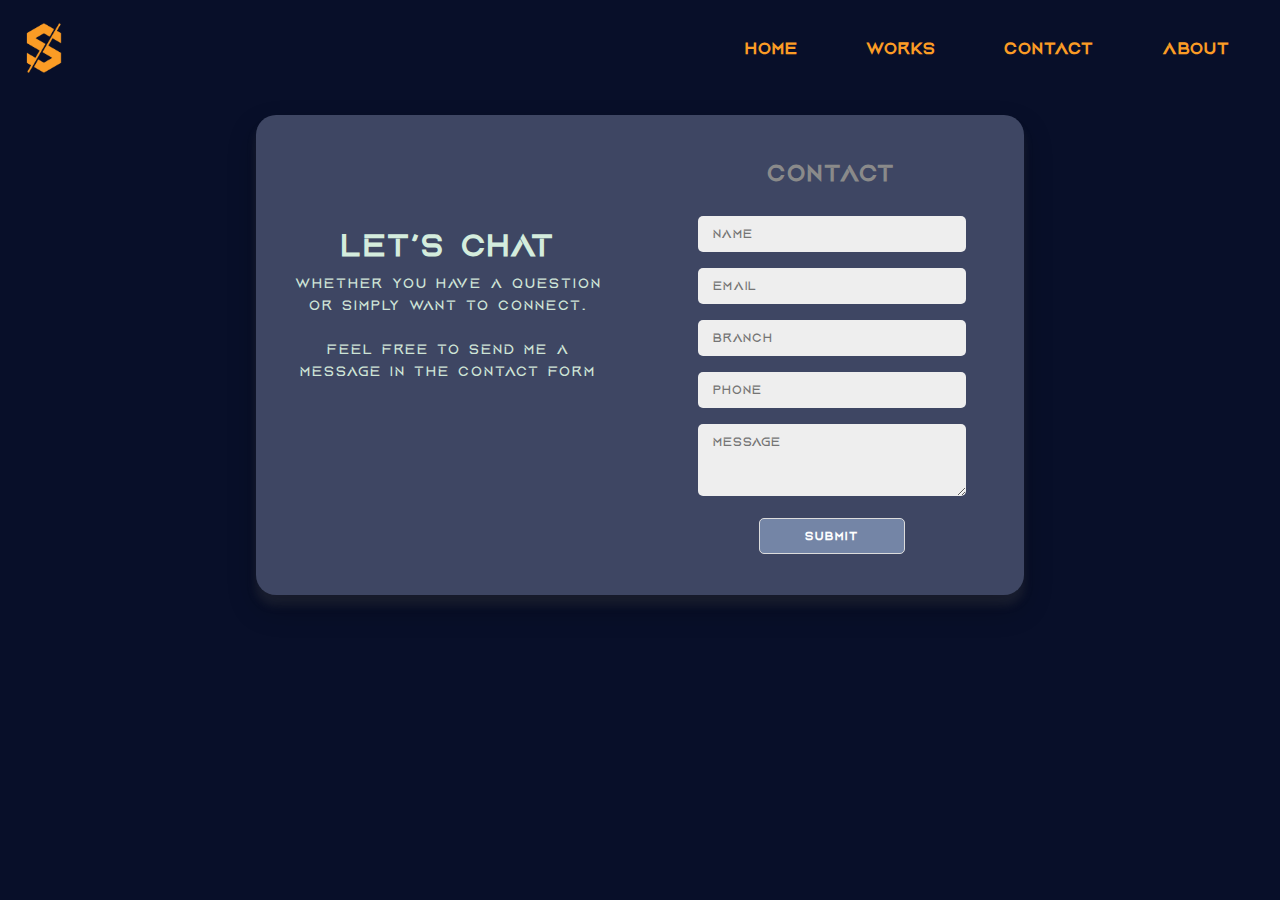
<file: contact.html>
<!DOCTYPE html>
<html lang="en">
<head>
    <meta charset="UTF-8">
    <meta http-equiv="X-UA-Compatible" content="IE=edge">
    <meta name="viewport" content="width=device-width, initial-scale=1.0">
    <link rel="stylesheet" href="sass/contact.css">
    <title>Document</title>
</head>
<body>
    
    <nav>
        <input id="nav-toggle" type="checkbox" />
        <img src="img/logo.png" alt="Logo" class="logo" />
        <ul class="links">
            <li><a href="index.html">Home</a></li>
            <li><a href="works.html"> Works</a></li>
            <li><a href="contact.html">Contact</a></li>
            <li><a href="about.html">About</a></li>
        </ul>

        <label for="nav-toggle" class="icon-burger">
            <div class="line"></div>
            <div class="line"></div>
            <div class="line"></div>
        </label>
    </nav>

    <div class="container">
        <div class="form-container">
            <div class="left-container">
                <div class="left-inner-container">
                    <h2>Let's Chat</h2>
                    <p>Whether you have a question or simply want to connect.</p>
                    <br>
                    <p>Feel free to send me a message in the contact form</p>
                </div>
            </div>
            <div class="right-container">
                <div class="right-inner-container">
                    <form action="#">
                        <h2 class="lg-view">Contact</h2>
                        <h2 class="sm-view">Let's Chat</h2>
                        <input type="text" placeholder="Name" required/>
                        <input type="email" placeholder="Email" required/>
                        <input type="text" placeholder="Branch" required/>
                        <input type="phone" placeholder="Phone" required/>
                        <textarea rows="4" placeholder="Message" required></textarea>
                        <button>Submit</button>
                    </form>
                    
                </div>
            </div>
        </div>
    </div>

    <footer>
        <div class="logo">
            <img src="./img/logo.png" alt="">
        </div>
        <div class="fdesc">Created By <span>Siddhant S. Bilange</span></div>
    </footer>
</body>
</html>
</file>
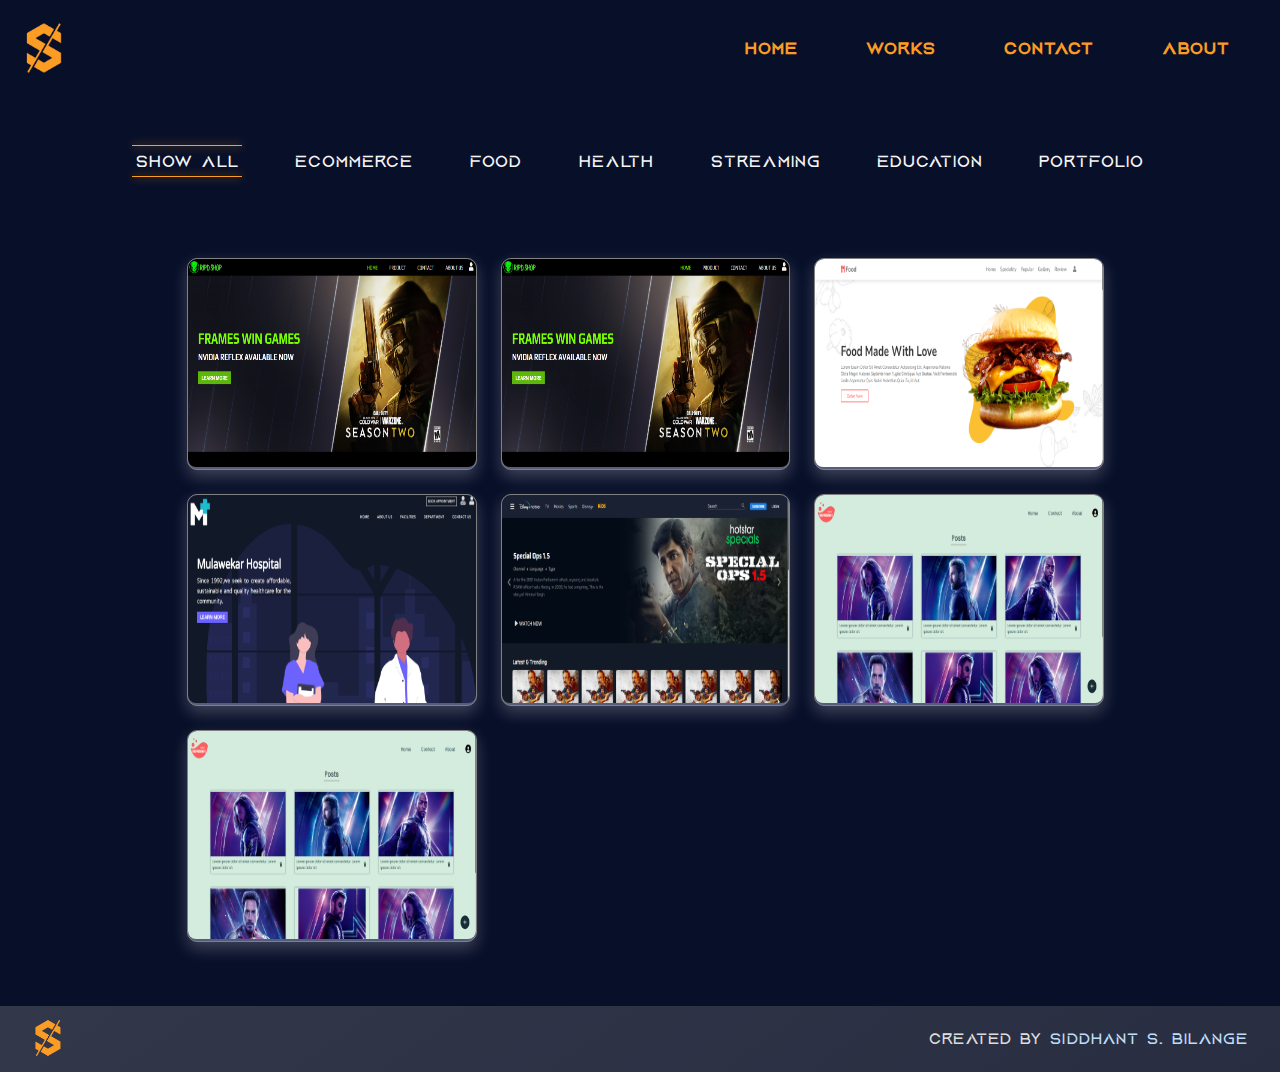
<file: works.html>
<!DOCTYPE html>
<html lang="en">

<head>
    <meta charset="UTF-8">
    <meta http-equiv="X-UA-Compatible" content="IE=edge">
    <meta name="viewport" content="width=device-width, initial-scale=1.0">
    <title>Document</title>
    <link rel="stylesheet" href="sass/works.css">
</head>

<body>
    <nav>
        <input id="nav-toggle" type="checkbox" />
        <img src="img/logo.png" alt="Logo" class="logo" />
        <ul class="links">
            <li><a href="./index.html">Home</a></li>
            <li><a href="./works.html">Works</a></li>
            <li><a href="contact.html">Contact</a></li>
            <li><a href="about.html">About</a></li>
        </ul>

        <label for="nav-toggle" class="icon-burger">
            <div class="line"></div>
            <div class="line"></div>
            <div class="line"></div>
        </label>
    </nav>


    <div class="works-container">
        <div id="myBtnContainer">
            <button class="btn active" onclick="filterSelection('all')">Show all</button>
            <button class="btn" onclick="filterSelection('Ecommerce')">Ecommerce</button>
            <button class="btn" onclick="filterSelection('Food')"> Food</button>
            <button class="btn" onclick="filterSelection('Health')"> Health</button>
            <button class="btn" onclick="filterSelection('Streaming')">Streaming</button>
            <button class="btn" onclick="filterSelection('Education')">Education</button>
            <button class="btn" onclick="filterSelection('Portfolio')"> Portfolio</button>
        </div>

        <div class="dropdown">
            <div class="dropbtn"><img src="img/list.png" alt=""></div>
            <div class="dropdown-content">
            <a onclick="filterSelection('all')">Show all</a>
            <a onclick="filterSelection('Ecommerce')">Ecommerce</a>
            <a onclick="filterSelection('Food')">Food</a>
            <a onclick="filterSelection('Health')">Health</a>
            <a onclick="filterSelection('Streaming')">Streaming</a>
            <a onclick="filterSelection('Education')">Education</a>
            <a onclick="filterSelection('Portfolio')">Portfolio</a>
            </div>
          </div>


        <div class="container">
            <div class="filter Ecommerce">
                <div class="inner-filter">
                    <div class="desc">Lorem ipsum dolor sit amet consectetur adipisicing elit. Totam</div>
                    <img src="img/pro1.png" alt="">
                </div>
            </div>
            <div class="filter Ecommerce">
                <div class="inner-filter">
                    <div class="desc">Lorem ipsum dolor sit amet consectetur adipisicing elit. Totam</div>
                    <img src="img/pro1.png" alt="">
                </div>
            </div>
            
            <div class="filter Food">
                <div class="inner-filter">
                    <div class="desc">Lorem ipsum dolor sit amet consectetur adipisicing elit. Totam</div>
                    <img src="img/pro2.png" alt="">
                </div>
            </div>
            
            <div class="filter Health">
                <div class="inner-filter">
                    <div class="desc">Lorem ipsum dolor sit amet consectetur adipisicing elit. Totam</div>
                    <img src="img/pro3.png" alt="">
                </div>
            </div>

            <div class="filter Streaming">
                <div class="inner-filter">
                    <div class="desc">Lorem ipsum dolor sit amet consectetur adipisicing elit. Totam</div>
                    <img src="img/pro4.png" alt="">
                </div>
            </div>    
            
            <div class="filter Education">
                <div class="inner-filter">
                    <div class="desc">Lorem ipsum dolor sit amet consectetur adipisicing elit. Totam</div>
                    <img src="img/pro5.png" alt="">
                </div>
            </div>  

            <div class="filter Portfolio">
                <div class="inner-filter">
                    <div class="desc">Lorem ipsum dolor sit amet consectetur adipisicing elit. Totam</div>
                    <img src="img/pro5.png" alt="">
                </div>
            </div>  
        </div>
    </div>

    <script>

            filterSelection("all")
            function filterSelection(c) {
            var x, i;
            x = document.getElementsByClassName("filter");
            if (c == "all") c = "";
            for (i = 0; i < x.length; i++) {
            RemoveClass(x[i], "show");
            if (x[i].className.indexOf(c) > -1) AddClass(x[i], "show");
            }
            }

            function AddClass(element, name) {
            var i, arr1, arr2;
            arr1 = element.className.split(" ");
            arr2 = name.split(" ");
            for (i = 0; i < arr2.length; i++) {
            if (arr1.indexOf(arr2[i]) == -1) {element.className += " " + arr2[i];}
            }
            }

            function RemoveClass(element, name) {
            var i, arr1, arr2;
            arr1 = element.className.split(" ");
            arr2 = name.split(" ");
            for (i = 0; i < arr2.length; i++) {
            while (arr1.indexOf(arr2[i]) > -1) {
            arr1.splice(arr1.indexOf(arr2[i]), 1);     
            }
            }
            element.className = arr1.join(" ");
            }

            // Add active class to the current button (highlight it)
            var btnContainer = document.getElementById("myBtnContainer");
            var btns = btnContainer.getElementsByClassName("btn");
            for (var i = 0; i < btns.length; i++) {
            btns[i].addEventListener("click", function(){
            var current = document.getElementsByClassName("active");
            current[0].className = current[0].className.replace(" active", "");
            this.className += " active";

            });
            }

    </script>


<footer>
    <div class="logo">
        <img src="./img/logo.png" alt="">
    </div>
    <div class="fdesc">Created By <span>Siddhant S. Bilange</span></div>
</footer>
</body>

</html>
</file>
<file: sass/index.css>
@font-face {
  font-family: "CustomFont";
  src: url("../font/Aquire.otf");
}
* {
  margin: 0;
  padding: 0;
  box-sizing: border-box;
  scroll-behavior: smooth;
  font-family: "CustomFont", Arial, sans-serif;
}

::-webkit-scrollbar-track {
  box-shadow: inset 0 0 6px rgba(0, 0, 0, 0.3);
  background-color: #F5F5F5;
}

::-webkit-scrollbar {
  width: 5px;
  background-color: #F5F5F5;
}

::-webkit-scrollbar-thumb {
  box-shadow: inset 0 0 6px rgba(0, 0, 0, 0.3);
  background-color: gray;
}

a {
  cursor: pointer;
}

body {
  margin: 0;
  padding: 0;
  width: 100vw;
  font-family: "Poppins", sans-serif;
  background-color: #080F29;
  overflow-x: hidden;
  scroll-behavior: smooth;
}

.logo {
  position: relative;
  width: 5.5em;
  left: 0;
}

nav {
  position: absolute;
  left: 0;
  right: 0;
  top: 0;
  padding: 3em 1em 3em 0em;
  height: 64px;
  display: flex;
  align-items: center;
  width: 100%;
  z-index: 20;
  overflow: hidden;
}
nav #nav-toggle {
  position: absolute;
  visibility: hidden;
}
nav .links {
  position: relative;
  float: right;
  padding: 0;
  width: 100%;
  height: 100%;
  padding: 0em;
  display: flex;
  justify-content: end;
  align-items: center;
}
nav .links li {
  list-style: none;
}
nav a {
  display: block;
  margin: 2em;
  font-size: 17px;
  letter-spacing: 1px;
  font-weight: 600;
  color: #FB9C25;
  text-decoration: none;
  transition: 0.5s;
}
nav a:hover {
  color: gray;
}
nav .icon-burger {
  display: none;
  position: absolute;
  right: 5%;
}
nav .icon-burger .line {
  width: 30px;
  height: 5px;
  background-color: #FB9C25;
  margin: 5px;
  border-radius: 3px;
  transition: all 0.3s ease-in-out;
}

.main-bg-img1 {
  display: block;
  position: absolute;
  height: 100vh;
  filter: blur(5px);
  -webkit-filter: blur(5px);
}

.main-bg-img2 {
  display: none;
}

.first-container {
  display: flex;
  flex-direction: row;
  align-items: center;
  width: auto;
  height: 100vh;
  background-color: #080F29;
  border-image-slice: 1;
}
.first-container .left {
  height: auto;
  width: 100em;
  z-index: 1;
  margin-left: 6em;
}
.first-container .left .head-left {
  font-size: 40px;
  font-weight: 600;
  text-shadow: 1px 1px 1px rgba(0, 0, 0, 0.25);
  line-height: 1.5;
  color: whitesmoke;
}
.first-container .left .title-left {
  font-size: 40px;
  font-weight: 600;
  color: #FA9429;
  text-shadow: 1px 1px 1px rgba(0, 0, 0, 0.25);
}
.first-container .left .grade-left {
  font-size: 30px;
  line-height: 2.3;
  font-weight: 500;
  text-shadow: 1px 1px 1px rgba(0, 0, 0, 0.25);
  color: gainsboro;
}
.first-container .left .subtitle-left {
  font-size: 22px;
  font-weight: 500;
  line-height: 1;
  text-shadow: 1px 1px 1px rgba(0, 0, 0, 0.25);
  color: gainsboro;
}
.first-container .left .hirebtn {
  font-size: 1.1rem;
  letter-spacing: 2px;
  padding: 0.5em 1em 0.5em 2em;
  margin: 3em auto;
  font-weight: 600;
  transition: all 0.4s ease-in-out;
  color: #c3c3c3;
  border: 2px solid white;
  background: linear-gradient(145deg, rgba(155, 155, 155, 0.2862745098), rgba(138, 138, 138, 0));
  border-radius: 20%;
}
.first-container .left .hirebtn i {
  transition: 0.3s ease-in;
  visibility: hidden;
}
.first-container .left .hirebtn:hover {
  background: linear-gradient(145deg, rgba(155, 155, 155, 0.431372549), rgba(138, 138, 138, 0.4901960784));
  border: 2px solid #FA9429;
  color: #FA9429;
}
.first-container .left .hirebtn:hover i {
  padding-left: 1em;
  visibility: visible;
}
.first-container .right {
  position: absolute;
  display: flex;
  justify-content: center;
  align-items: center;
  z-index: 10;
  right: 3em;
}
.first-container .right ul {
  position: fixed;
  overflow: hidden;
  display: flex;
  flex-direction: column;
  justify-content: center;
  height: 100%;
  gap: 1.5em;
  padding: 1em;
}
.first-container .right ul li {
  list-style: none;
}
.first-container .right ul li .icon1 {
  transition: 0.4s;
  display: flex;
  justify-content: center;
  align-items: center;
}
.first-container .right ul li .icon1::after {
  width: 0px;
  background-color: transparent;
  position: absolute;
  left: 2.8em;
  content: "";
  margin: 0;
  height: 30px;
  transition: 0.4s ease-out;
  border-radius: 20px;
}
.first-container .right ul li .icon1:hover::after {
  width: 3px;
  background-color: #FA9429;
  position: absolute;
  left: 2.8em;
  content: "";
  margin: 0;
  height: 30px;
}
.first-container .right ul li .icon1:hover {
  margin-left: -0.8em;
}
.first-container .right ul li .icon2 {
  transition: 0.4s;
  display: flex;
  justify-content: center;
  align-items: center;
}
.first-container .right ul li .icon2::after {
  width: 0px;
  background-color: transparent;
  position: absolute;
  left: 2.8em;
  content: "";
  margin: 0;
  height: 30px;
  transition: 0.4s ease-out;
  border-radius: 20px;
}
.first-container .right ul li .icon2:hover::after {
  width: 3px;
  background-color: #FA9429;
  position: absolute;
  left: 2.8em;
  content: "";
  margin: 0;
  height: 30px;
}
.first-container .right ul li .icon2:hover {
  margin-left: -0.8em;
}
.first-container .right ul li .icon3 {
  transition: 0.4s;
  display: flex;
  justify-content: center;
  align-items: center;
}
.first-container .right ul li .icon3::after {
  width: 0px;
  background-color: transparent;
  position: absolute;
  left: 2.8em;
  content: "";
  margin: 0;
  height: 30px;
  transition: 0.4s ease-out;
  border-radius: 20px;
}
.first-container .right ul li .icon3:hover::after {
  width: 3px;
  background-color: #FA9429;
  position: absolute;
  left: 2.8em;
  content: "";
  margin: 0;
  height: 30px;
}
.first-container .right ul li .icon3:hover {
  margin-left: -0.8em;
}
.first-container .right ul li .icon4 {
  transition: 0.4s;
  display: flex;
  justify-content: center;
  align-items: center;
}
.first-container .right ul li .icon4::after {
  width: 0px;
  background-color: transparent;
  position: absolute;
  left: 2.8em;
  content: "";
  margin: 0;
  height: 30px;
  transition: 0.4s ease-out;
  border-radius: 20px;
}
.first-container .right ul li .icon4:hover::after {
  width: 3px;
  background-color: #FA9429;
  position: absolute;
  left: 2.8em;
  content: "";
  margin: 0;
  height: 30px;
}
.first-container .right ul li .icon4:hover {
  margin-left: -0.8em;
}
.first-container .right ul li img {
  width: 28px;
  height: 28px;
  position: relative;
}

.border-gradient-purple {
  border-image-source: linear-gradient(to left, #9b9b9b, #8a8a8a);
  box-shadow: 1px 1px 5px #ffffff, -2px -2px 3px #ffffff;
}

.second-container {
  margin: -2em auto 10em auto;
  width: 50%;
  background-color: #080F29;
}
.second-container .experiance-container {
  display: flex;
  justify-content: center;
  align-items: center;
  background-color: white;
  z-index: 3;
  background: linear-gradient(145deg, rgba(155, 155, 155, 0.2862745098), rgba(255, 255, 255, 0.1019607843));
  box-shadow: 0px 0px 5px #ffffff, 0px 0px 5px #ffffff;
  width: 100%;
  border-radius: 20%;
  height: 4em;
}
.second-container .experiance-container .experiance {
  width: 30%;
  height: 100%;
  display: flex;
  align-items: center;
  justify-content: center;
  margin: 0 1em;
  line-height: 1.1em;
  letter-spacing: 0.8px;
}
.second-container .experiance-container .experiance .left-1 {
  display: flex;
  align-items: center;
}
.second-container .experiance-container .experiance .left-1 img {
  width: 2rem;
  height: auto;
  margin-right: 1em;
}
.second-container .experiance-container .experiance .right-1 {
  display: flex;
  flex-direction: column;
  justify-content: center;
  height: auto;
}
.second-container .experiance-container .experiance .right-1 .heading-1 {
  font-size: 15px;
  font-weight: 600;
  color: rgba(245, 245, 245, 0.733);
}
.second-container .experiance-container .experiance .right-1 .title-1 {
  font-size: 10px;
  font-weight: 500;
  color: rgba(245, 245, 245, 0.501);
}
.second-container .experiance-container .projects {
  width: 30%;
  height: 100%;
  display: flex;
  align-items: center;
  justify-content: center;
  margin: 0 1em;
  line-height: 1.1em;
  letter-spacing: 0.8px;
}
.second-container .experiance-container .projects .left-2 {
  display: flex;
  align-items: center;
}
.second-container .experiance-container .projects .left-2 img {
  width: 2rem;
  height: auto;
  margin-right: 1em;
}
.second-container .experiance-container .projects .right-2 {
  display: flex;
  flex-direction: column;
  justify-content: center;
  height: auto;
}
.second-container .experiance-container .projects .right-2 .heading-2 {
  font-size: 15px;
  font-weight: 600;
  color: rgba(245, 245, 245, 0.733);
}
.second-container .experiance-container .projects .right-2 .title-2 {
  font-size: 10px;
  font-weight: 500;
  color: rgba(245, 245, 245, 0.501);
}
.second-container .experiance-container .support {
  width: 30%;
  height: 100%;
  display: flex;
  align-items: center;
  justify-content: center;
  margin: 0 1em;
  line-height: 1.1em;
  letter-spacing: 0.8px;
}
.second-container .experiance-container .support .left-3 {
  display: flex;
  align-items: center;
}
.second-container .experiance-container .support .left-3 img {
  width: 2rem;
  height: auto;
  margin-right: 1em;
}
.second-container .experiance-container .support .right-3 {
  display: flex;
  flex-direction: column;
  justify-content: center;
  height: auto;
}
.second-container .experiance-container .support .right-3 .heading-3 {
  font-size: 15px;
  font-weight: 600;
  color: rgba(245, 245, 245, 0.733);
}
.second-container .experiance-container .support .right-3 .title-3 {
  font-size: 10px;
  font-weight: 500;
  color: rgba(245, 245, 245, 0.501);
}
.second-container .experiance-container hr {
  height: 80%;
  width: 3px;
}

.second-container-m {
  display: none;
}

.third-container {
  width: 100%;
  margin: 10em auto;
  background-color: #080F29;
}
.third-container .inner-third-container {
  height: auto;
  margin: 4em auto;
}
.third-container .inner-third-container .top {
  width: 90%;
  margin: 0em auto;
  text-align: center;
}
.third-container .inner-third-container .top .why {
  color: gray;
  font-size: 15px;
}
.third-container .inner-third-container .top .my-exp {
  color: #fb9c25;
  font-size: 25px;
  font-weight: 700;
  line-height: 2em;
  letter-spacing: 1px;
}
.third-container .inner-third-container .bottom {
  width: 90%;
  max-width: 66em;
  margin: 3em auto;
  display: flex;
  align-items: center;
  justify-content: left;
  flex-wrap: wrap;
}
.third-container .inner-third-container .bottom .exp-html {
  width: 20em;
  padding: 1em;
  margin: 1em;
}
.third-container .inner-third-container .bottom .exp-html .title-html {
  width: 100%;
  height: 10%;
  color: gainsboro;
  font-size: 18px;
  font-weight: 600;
  margin-bottom: 0.8em;
  letter-spacing: 1.5px;
}
.third-container .inner-third-container .bottom .exp-html .progress-bar-html {
  width: 100%;
  height: auto;
  background-color: gainsboro;
  border-radius: 30px;
}
.third-container .inner-third-container .bottom .exp-html .progress-bar-html .pro-percentage-html {
  width: 85%;
  height: 0.5em;
  border-radius: 30px;
  background-color: orange;
  filter: drop-shadow(0 0 5px orange);
}
.third-container .inner-third-container .bottom .exp-css {
  width: 20em;
  padding: 1em;
  margin: 1em;
}
.third-container .inner-third-container .bottom .exp-css .title-css {
  width: 100%;
  height: 10%;
  color: gainsboro;
  font-size: 18px;
  font-weight: 600;
  margin-bottom: 0.8em;
  letter-spacing: 1.5px;
}
.third-container .inner-third-container .bottom .exp-css .progress-bar-css {
  width: 100%;
  height: auto;
  background-color: gainsboro;
  border-radius: 30px;
}
.third-container .inner-third-container .bottom .exp-css .progress-bar-css .pro-percentage-css {
  width: 80%;
  height: 0.5em;
  border-radius: 30px;
  background-color: orange;
  filter: drop-shadow(0 0 5px orange);
}
.third-container .inner-third-container .bottom .exp-scss {
  width: 20em;
  padding: 1em;
  margin: 1em;
}
.third-container .inner-third-container .bottom .exp-scss .title-scss {
  width: 100%;
  height: 10%;
  color: gainsboro;
  font-size: 18px;
  font-weight: 600;
  margin-bottom: 0.8em;
  letter-spacing: 1.5px;
}
.third-container .inner-third-container .bottom .exp-scss .progress-bar-scss {
  width: 100%;
  height: auto;
  background-color: gainsboro;
  border-radius: 30px;
}
.third-container .inner-third-container .bottom .exp-scss .progress-bar-scss .pro-percentage-scss {
  width: 75%;
  height: 0.5em;
  border-radius: 30px;
  background-color: orange;
  filter: drop-shadow(0 0 5px orange);
}
.third-container .inner-third-container .bottom .exp-js {
  width: 20em;
  padding: 1em;
  margin: 1em;
}
.third-container .inner-third-container .bottom .exp-js .title-js {
  width: 100%;
  height: 10%;
  color: gainsboro;
  font-size: 18px;
  font-weight: 600;
  margin-bottom: 0.8em;
  letter-spacing: 1.5px;
}
.third-container .inner-third-container .bottom .exp-js .progress-bar-js {
  width: 100%;
  height: auto;
  background-color: gainsboro;
  border-radius: 30px;
}
.third-container .inner-third-container .bottom .exp-js .progress-bar-js .pro-percentage-js {
  width: 50%;
  height: 0.5em;
  border-radius: 30px;
  background-color: orange;
  filter: drop-shadow(0 0 5px orange);
}
.third-container .inner-third-container .bottom .exp-react {
  width: 20em;
  padding: 1em;
  margin: 1em;
}
.third-container .inner-third-container .bottom .exp-react .title-react {
  width: 100%;
  height: 10%;
  color: gainsboro;
  font-size: 18px;
  font-weight: 600;
  margin-bottom: 0.8em;
  letter-spacing: 1.5px;
}
.third-container .inner-third-container .bottom .exp-react .progress-bar-react {
  width: 100%;
  height: auto;
  background-color: gainsboro;
  border-radius: 30px;
}
.third-container .inner-third-container .bottom .exp-react .progress-bar-react .pro-percentage-react {
  width: 50%;
  height: 0.5em;
  border-radius: 30px;
  background-color: orange;
  filter: drop-shadow(0 0 5px orange);
}
.third-container .inner-third-container .bottom .exp-figma {
  width: 20em;
  padding: 1em;
  margin: 1em;
}
.third-container .inner-third-container .bottom .exp-figma .title-figma {
  width: 100%;
  height: 10%;
  color: gainsboro;
  font-size: 18px;
  font-weight: 600;
  margin-bottom: 0.8em;
  letter-spacing: 1.5px;
}
.third-container .inner-third-container .bottom .exp-figma .progress-bar-figma {
  width: 100%;
  height: auto;
  background-color: gainsboro;
  border-radius: 30px;
}
.third-container .inner-third-container .bottom .exp-figma .progress-bar-figma .pro-percentage-figma {
  width: 78%;
  height: 0.5em;
  border-radius: 30px;
  background-color: orange;
  filter: drop-shadow(0 0 5px orange);
}
.third-container .inner-third-container .bottom .exp-xd {
  width: 20em;
  padding: 1em;
  margin: 1em;
}
.third-container .inner-third-container .bottom .exp-xd .title-xd {
  width: 100%;
  height: 10%;
  color: gainsboro;
  font-size: 18px;
  font-weight: 600;
  margin-bottom: 0.8em;
  letter-spacing: 1.5px;
}
.third-container .inner-third-container .bottom .exp-xd .progress-bar-xd {
  width: 100%;
  height: auto;
  background-color: gainsboro;
  border-radius: 30px;
}
.third-container .inner-third-container .bottom .exp-xd .progress-bar-xd .pro-percentage-xd {
  width: 59%;
  height: 0.5em;
  border-radius: 30px;
  background-color: orange;
  filter: drop-shadow(0 0 5px orange);
}
.third-container .inner-third-container .bottom .exp-github {
  width: 20em;
  padding: 1em;
  margin: 1em;
}
.third-container .inner-third-container .bottom .exp-github .title-github {
  width: 100%;
  height: 10%;
  color: gainsboro;
  font-size: 18px;
  font-weight: 600;
  margin-bottom: 0.8em;
  letter-spacing: 1.5px;
}
.third-container .inner-third-container .bottom .exp-github .progress-bar-github {
  width: 100%;
  height: auto;
  background-color: gainsboro;
  border-radius: 30px;
}
.third-container .inner-third-container .bottom .exp-github .progress-bar-github .pro-percentage-github {
  width: 85%;
  height: 0.5em;
  border-radius: 30px;
  background-color: orange;
  filter: drop-shadow(0 0 5px orange);
}

.fourth-container {
  width: 100%;
  padding: 4em 0;
  background-color: #080F29;
}
.fourth-container .inner-fourth {
  width: 90%;
  margin: 0 auto;
}
.fourth-container .inner-fourth .top-fourth {
  margin: 3em auto;
  text-align: center;
}
.fourth-container .inner-fourth .top-fourth .subtitle-fourth {
  font-size: 15px;
  color: gray;
}
.fourth-container .inner-fourth .top-fourth .title-fourth {
  font-size: 25px;
  line-height: 2em;
  font-weight: 700;
  color: #fb9c25;
  letter-spacing: 2px;
}
.fourth-container .inner-fourth .bottom-fourth {
  display: flex;
  flex-wrap: wrap;
  justify-content: center;
  margin-left: 8em;
}
.fourth-container .inner-fourth .bottom-fourth .bottom-fourth-left {
  margin: 1em;
  width: 30em;
}
.fourth-container .inner-fourth .bottom-fourth .bottom-fourth-left .qual-head {
  display: flex;
  align-items: center;
  font-size: 25px;
  font-weight: 600;
  padding: 0.5em 0 0em 0.6em;
  margin-bottom: 1em;
  color: gainsboro;
}
.fourth-container .inner-fourth .bottom-fourth .bottom-fourth-left .qual-head img {
  width: 1.5em;
  margin-right: 0.7em;
  color: rgb(220, 220, 220);
}
.fourth-container .inner-fourth .bottom-fourth .bottom-fourth-left .journey-card {
  display: flex;
  width: 200px;
  margin: 1em;
}
.fourth-container .inner-fourth .bottom-fourth .bottom-fourth-left .journey-card .left-side img {
  background-position: center;
  padding-top: 0.2em;
  width: 1.7em;
  height: 6.5em;
}
.fourth-container .inner-fourth .bottom-fourth .bottom-fourth-left .journey-card .right-side {
  padding-left: 1.5em;
  margin-top: 0.5em;
}
.fourth-container .inner-fourth .bottom-fourth .bottom-fourth-left .journey-card .right-side h2 {
  font-size: 20px;
  font-weight: 600;
  color: gray;
  width: 18em;
}
.fourth-container .inner-fourth .bottom-fourth .bottom-fourth-left .journey-card .right-side h3 {
  padding-top: 0.5em;
  font-size: 16px;
  font-weight: 400;
  line-height: 2.4em;
  color: #658eff;
}
.fourth-container .inner-fourth .bottom-fourth .bottom-fourth-left .journey-card .right-side h4 {
  font-size: 16px;
  font-weight: 300;
  color: gray;
}
.fourth-container .inner-fourth .bottom-fourth .bottom-fourth-right {
  margin: 1em;
  width: 30em;
}
.fourth-container .inner-fourth .bottom-fourth .bottom-fourth-right .qual-head {
  display: flex;
  align-items: center;
  font-size: 25px;
  font-weight: 600;
  padding: 0.5em 0 0em 0.6em;
  margin-bottom: 1em;
  color: gainsboro;
}
.fourth-container .inner-fourth .bottom-fourth .bottom-fourth-right .qual-head img {
  width: 1.3em;
  height: 1.3em;
  margin-right: 0.8em;
  color: rgb(220, 220, 220);
}
.fourth-container .inner-fourth .bottom-fourth .bottom-fourth-right .journey-card {
  display: flex;
  width: 200px;
  margin: 1em;
}
.fourth-container .inner-fourth .bottom-fourth .bottom-fourth-right .journey-card .left-side img {
  background-position: center;
  padding-top: 0.2em;
  width: 1.7em;
  height: 6.5em;
}
.fourth-container .inner-fourth .bottom-fourth .bottom-fourth-right .journey-card .right-side {
  padding-left: 1.5em;
  margin-top: 0.5em;
}
.fourth-container .inner-fourth .bottom-fourth .bottom-fourth-right .journey-card .right-side h2 {
  font-size: 20px;
  width: 300px;
  font-weight: 600;
  color: gray;
}
.fourth-container .inner-fourth .bottom-fourth .bottom-fourth-right .journey-card .right-side h3 {
  padding-top: 0.5em;
  font-size: 16px;
  font-weight: 400;
  line-height: 2.4em;
  color: #658eff;
}
.fourth-container .inner-fourth .bottom-fourth .bottom-fourth-right .journey-card .right-side h4 {
  font-size: 16px;
  font-weight: 300;
  color: gray;
}

.fifth-container {
  width: 100%;
  height: 60vh;
  display: block;
  margin-bottom: 4em;
  margin-top: 4em;
}
.fifth-container .title-fourth {
  text-align: center;
  color: #fb9c25;
  font-size: 25px;
  font-weight: 700;
  line-height: 2em;
  letter-spacing: 1px;
}
.fifth-container .container {
  margin: 2em 1em 5em 1em;
  display: flex;
  justify-content: center;
  align-items: center;
  flex-direction: column;
  height: 45vh;
}
.fifth-container .container .slider {
  width: 90%;
  margin: 1em auto;
  display: flex;
  overflow-x: auto;
  -ms-scroll-snap-type: x mandatory;
      scroll-snap-type: x mandatory;
  scroll-behavior: smooth;
  -webkit-overflow-scrolling: touch;
  height: 80%;
  color: white;
}
.fifth-container .container .slider::-webkit-scrollbar {
  display: none;
}
.fifth-container .container .slider .slide {
  scroll-snap-align: start;
  flex-shrink: 0;
  width: 100%;
  height: 100%;
  border-radius: 10px;
  transition: transform 0.5s;
  position: relative;
  display: flex;
  justify-content: space-around;
  align-items: center;
}
.fifth-container .container .slider .slide .slide-card-1 {
  width: 30%;
  height: 100%;
  display: flex;
  flex-direction: column;
  justify-content: space-between;
  border: 2px solid white;
  background-color: white;
  background: linear-gradient(145deg, rgba(155, 155, 155, 0.2862745098), rgba(138, 138, 138, 0));
  border-radius: 10px;
  padding: 1em;
}
.fifth-container .container .slider .slide .slide-card-1 .top {
  height: 30%;
  display: flex;
}
.fifth-container .container .slider .slide .slide-card-1 .top .left {
  width: 15%;
  height: 100%;
  display: flex;
  justify-content: center;
  align-items: center;
}
.fifth-container .container .slider .slide .slide-card-1 .top .left img {
  width: 100%;
}
.fifth-container .container .slider .slide .slide-card-1 .top .middle {
  display: flex;
  flex-direction: column;
  justify-content: center;
  padding: 0 1em 0 1em;
  width: 40%;
  letter-spacing: 1.3px;
}
.fifth-container .container .slider .slide .slide-card-1 .top .middle .client-name {
  font-size: 14px;
  font-weight: 600;
  width: 20em;
  line-height: 2em;
  color: rgba(245, 245, 245, 0.901);
}
.fifth-container .container .slider .slide .slide-card-1 .top .middle .client-type {
  font-size: 14px;
  font-weight: 500;
  color: rgba(245, 245, 245, 0.501);
}
.fifth-container .container .slider .slide .slide-card-1 .top .right {
  margin: 1em auto;
}
.fifth-container .container .slider .slide .slide-card-1 .top .right .rating {
  display: flex;
  gap: 0.2em;
  margin-left: 2.8em;
  margin-top: 1.5em;
}
.fifth-container .container .slider .slide .slide-card-1 .top .right .rating img {
  width: 0.8em;
  padding: 0;
}
.fifth-container .container .slider .slide .slide-card-1 .bottom {
  height: 65%;
  margin: 0.1em 0.5em;
  text-align: left;
  letter-spacing: 1px;
  line-height: 1.5em;
  color: rgba(255, 255, 255, 0.56);
  font-size: 14px;
  font-weight: normal;
}
.fifth-container .container .slider .slide .slide-card-2 {
  width: 30%;
  height: 100%;
  display: flex;
  flex-direction: column;
  justify-content: space-between;
  border: 2px solid white;
  background-color: white;
  background: linear-gradient(145deg, rgba(155, 155, 155, 0.2862745098), rgba(138, 138, 138, 0));
  border-radius: 10px;
  padding: 1em;
}
.fifth-container .container .slider .slide .slide-card-2 .top {
  height: 30%;
  display: flex;
}
.fifth-container .container .slider .slide .slide-card-2 .top .left {
  width: 15%;
  height: 100%;
  display: flex;
  justify-content: center;
  align-items: center;
}
.fifth-container .container .slider .slide .slide-card-2 .top .left img {
  width: 100%;
}
.fifth-container .container .slider .slide .slide-card-2 .top .middle {
  display: flex;
  flex-direction: column;
  justify-content: center;
  padding: 0 1em 0 1em;
  width: 40%;
  letter-spacing: 1.3px;
}
.fifth-container .container .slider .slide .slide-card-2 .top .middle .client-name {
  font-size: 14px;
  font-weight: 600;
  width: 20em;
  line-height: 2em;
  color: rgba(245, 245, 245, 0.901);
}
.fifth-container .container .slider .slide .slide-card-2 .top .middle .client-type {
  font-size: 14px;
  font-weight: 500;
  color: rgba(245, 245, 245, 0.501);
}
.fifth-container .container .slider .slide .slide-card-2 .top .right {
  margin: 1em auto;
}
.fifth-container .container .slider .slide .slide-card-2 .top .right .rating {
  display: flex;
  gap: 0.2em;
  margin-left: 2.8em;
  margin-top: 1.5em;
}
.fifth-container .container .slider .slide .slide-card-2 .top .right .rating img {
  width: 0.8em;
  padding: 0;
}
.fifth-container .container .slider .slide .slide-card-2 .bottom {
  height: 65%;
  margin: 0.1em 0.5em;
  text-align: left;
  letter-spacing: 1px;
  line-height: 1.5em;
  color: rgba(255, 255, 255, 0.56);
  font-size: 14px;
  font-weight: normal;
}
.fifth-container .container .slider .slide .slide-card-3 {
  width: 30%;
  height: 100%;
  display: flex;
  flex-direction: column;
  justify-content: space-between;
  border: 2px solid white;
  background-color: white;
  background: linear-gradient(145deg, rgba(155, 155, 155, 0.2862745098), rgba(138, 138, 138, 0));
  border-radius: 10px;
  padding: 1em;
}
.fifth-container .container .slider .slide .slide-card-3 .top {
  height: 30%;
  display: flex;
}
.fifth-container .container .slider .slide .slide-card-3 .top .left {
  width: 15%;
  height: 100%;
  display: flex;
  justify-content: center;
  align-items: center;
}
.fifth-container .container .slider .slide .slide-card-3 .top .left img {
  width: 100%;
}
.fifth-container .container .slider .slide .slide-card-3 .top .middle {
  display: flex;
  flex-direction: column;
  justify-content: center;
  padding: 0 1em 0 1em;
  width: 40%;
  letter-spacing: 1.3px;
}
.fifth-container .container .slider .slide .slide-card-3 .top .middle .client-name {
  font-size: 14px;
  font-weight: 600;
  width: 20em;
  line-height: 2em;
  color: rgba(245, 245, 245, 0.901);
}
.fifth-container .container .slider .slide .slide-card-3 .top .middle .client-type {
  font-size: 14px;
  font-weight: 500;
  color: rgba(245, 245, 245, 0.501);
}
.fifth-container .container .slider .slide .slide-card-3 .top .right {
  margin: 1em auto;
}
.fifth-container .container .slider .slide .slide-card-3 .top .right .rating {
  display: flex;
  gap: 0.2em;
  margin-left: 2.8em;
  margin-top: 1.5em;
}
.fifth-container .container .slider .slide .slide-card-3 .top .right .rating img {
  width: 0.8em;
  padding: 0;
}
.fifth-container .container .slider .slide .slide-card-3 .bottom {
  height: 65%;
  margin: 0.1em 0.5em;
  text-align: left;
  letter-spacing: 1px;
  line-height: 1.5em;
  color: rgba(255, 255, 255, 0.56);
  font-size: 14px;
  font-weight: normal;
}
.fifth-container .container .circle {
  font-size: 20px;
}
.fifth-container .container .circle a {
  text-decoration: none;
}
.fifth-container .container .circle a .dot {
  width: 10px;
  height: 10px;
  border: 1px solid rgba(255, 255, 255, 0.438);
  background: linear-gradient(145deg, rgba(155, 155, 155, 0.2862745098), rgba(138, 138, 138, 0));
  display: inline-block;
  transform: skew(160deg);
  transition: 0.2s ease-out;
}
.fifth-container .container .circle a .dot:active {
  border: 1px solid rgba(255, 255, 255, 0.741);
  background: linear-gradient(145deg, rgba(255, 255, 255, 0.2862745098), rgba(255, 255, 255, 0.5490196078));
}

.fifth-container-m {
  display: none;
}

footer {
  background: linear-gradient(145deg, rgba(155, 155, 155, 0.2862745098), rgba(138, 138, 138, 0.2470588235));
  width: 100%;
  display: flex;
  justify-content: space-between;
  align-items: center;
  padding: 0 2em 0 1em;
}
footer .logo img {
  width: 4rem;
}
footer .fdesc {
  color: gainsboro;
  font-size: 1rem;
  letter-spacing: 1px;
}
footer .fdesc span {
  color: rgb(190, 220, 247);
}

@media (max-width: 600px) {
  nav {
    background: linear-gradient(145deg, #545d7c, #8a8a8a);
    z-index: 100;
    position: fixed;
    padding: 0;
    height: 60px;
    overflow: hidden;
  }
  nav .logo {
    position: fixed;
    width: 5em;
    left: 0;
    z-index: 5;
  }
  nav .links {
    float: none;
    position: fixed;
    z-index: 4;
    left: 0;
    right: 0;
    top: 0;
    bottom: 100%;
    width: 100%;
    height: auto;
    flex-direction: column;
    justify-content: flex-start;
    overflow: hidden;
    box-sizing: border-box;
    transition: all 0.5s ease-in-out;
    text-align: center;
    background: linear-gradient(145deg, rgba(84, 93, 124, 0.8470588235), rgba(138, 138, 138, 0.8078431373));
    backdrop-filter: blur(4px);
    -webkit-backdrop-filter: blur(4px);
  }
  nav .links a {
    font-size: 20px;
    line-height: 1em;
  }
  nav .links li :nth-child(1) {
    padding-top: 0em;
  }
  nav .links li a:hover {
    color: gainsboro;
  }
  nav .links li a:active {
    color: gainsboro;
  }
  nav :checked ~ .links {
    bottom: 0;
    padding-top: 4em;
  }
  nav .icon-burger {
    display: block;
    position: fixed;
    right: 3%;
    z-index: 4;
  }
  nav :checked ~ .icon-burger .line:nth-child(1) {
    transform: translateY(10px) rotate(225deg);
  }
  nav :checked ~ .icon-burger .line:nth-child(3) {
    transform: translateY(-10px) rotate(-225deg);
  }
  nav :checked ~ .icon-burger .line:nth-child(2) {
    opacity: 0;
  }
  .main-bg-img1 {
    display: none;
  }
  .main-bg-img2 {
    display: block;
    position: absolute;
    height: 100vh;
    filter: blur(5px);
    -webkit-filter: blur(5px);
  }
  .first-container {
    width: 100%;
    height: 100vh;
    border: none;
  }
  .first-container .left {
    width: 130em;
    margin-top: 4em;
    margin-left: 3em;
  }
  .first-container .left .head-left {
    font-size: 1.8rem;
    line-height: 4rem;
    width: 10em;
    font-weight: 500;
    text-shadow: 1px 1px 1px rgba(0, 0, 0, 0.25);
    color: whitesmoke;
  }
  .first-container .left .title-left {
    font-size: 3rem;
    line-height: 3.8rem;
    font-weight: 600;
    color: #FA9429;
    text-shadow: 1px 1px 1px rgba(0, 0, 0, 0.25);
  }
  .first-container .left .grade-left {
    font-size: 1.2rem;
    width: 80%;
    line-height: 1.6em;
    margin: 1em 0;
    text-shadow: 1px 1px 1px rgba(0, 0, 0, 0.25);
    color: gainsboro;
  }
  .first-container .left .subtitle-left {
    font-size: 1rem;
    width: 80%;
    line-height: 1.6em;
    text-shadow: 1px 1px 1px rgba(0, 0, 0, 0.25);
    color: gainsboro;
  }
  .first-container .left .hirebtn {
    font-size: 0.9rem;
    width: auto;
    padding: 0.5em 0em 0.5em 1em;
    margin: 2em 0em;
    font-weight: 600;
    transition: all 0.4s ease-in-out;
    color: #c3c3c3;
    outline: none;
  }
  .first-container .left .hirebtn:hover {
    margin-left: 0;
  }
  .first-container .left .hirebtn:hover i {
    padding-right: 0.5em;
  }
  .first-container .left .hirebtn:active {
    box-shadow: 1px 1px 4px #f9f9f9;
  }
  .first-container .middle {
    display: none;
  }
  .first-container .right {
    right: 6%;
  }
  .border-gradient-purple {
    box-shadow: none;
  }
  .second-container {
    display: none;
  }
  .second-container-m {
    display: flex;
    align-items: center;
    flex-wrap: wrap;
    justify-content: center;
    padding: 8em 0;
  }
  .second-container-m .exp-card {
    width: 10em;
    height: 7em;
    border: 2px solid white;
    background: linear-gradient(145deg, rgba(155, 155, 155, 0.2862745098), rgba(138, 138, 138, 0));
    margin: 0.6em;
    padding: 0.5em;
  }
  .second-container-m .exp-card .top {
    color: #FA9429;
    font-size: 26px;
    display: flex;
    padding: 0.2em;
  }
  .second-container-m .exp-card .top .sym {
    margin-top: -0.2em;
    padding-left: 0.1em;
  }
  .second-container-m .exp-card .bottom {
    color: #8a8a8a;
    display: flex;
    margin-top: 0.3em;
  }
  .second-container-m .exp-card .bottom .left {
    width: 18%;
    border-top: 2px solid gainsboro;
    margin: 0.5em 0.5em 0 0.2em;
  }
  .second-container-m .exp-card .bottom .right {
    width: 80%;
    line-height: 1.2em;
    font-size: 0.95em;
  }
  .third-container {
    margin: 0;
    padding: 3em 0;
  }
  .third-container .inner-third-container {
    margin: 3em auto;
  }
  .third-container .inner-third-container .top .why {
    font-size: 12px;
  }
  .third-container .inner-third-container .top .my-exp {
    font-size: 18px;
  }
  .third-container .inner-third-container .bottom {
    width: 92%;
    max-width: 66em;
    margin: 1em auto;
  }
  .third-container .inner-third-container .bottom .exp-html {
    width: 80%;
    margin: 0.3em auto;
  }
  .third-container .inner-third-container .bottom .exp-html .title-html {
    font-size: 14px;
    padding-bottom: 0.2em;
  }
  .third-container .inner-third-container .bottom .exp-html .progress-bar-html .pro-percentage-html {
    width: 85%;
    height: 0.4em;
  }
  .third-container .inner-third-container .bottom .exp-css {
    width: 80%;
    margin: 0.3em auto;
  }
  .third-container .inner-third-container .bottom .exp-css .title-css {
    font-size: 14px;
    padding-bottom: 0.2em;
  }
  .third-container .inner-third-container .bottom .exp-css .progress-bar-css .pro-percentage-css {
    width: 85%;
    height: 0.4em;
  }
  .third-container .inner-third-container .bottom .exp-scss {
    width: 80%;
    margin: 0.3em auto;
  }
  .third-container .inner-third-container .bottom .exp-scss .title-scss {
    font-size: 14px;
    padding-bottom: 0.2em;
  }
  .third-container .inner-third-container .bottom .exp-scss .progress-bar-scss .pro-percentage-scss {
    width: 90%;
    height: 0.4em;
  }
  .third-container .inner-third-container .bottom .exp-js {
    width: 80%;
    margin: 0.3em auto;
  }
  .third-container .inner-third-container .bottom .exp-js .title-js {
    font-size: 14px;
    padding-bottom: 0.2em;
  }
  .third-container .inner-third-container .bottom .exp-js .progress-bar-js .pro-percentage-js {
    width: 50%;
    height: 0.4em;
  }
  .third-container .inner-third-container .bottom .exp-react {
    width: 80%;
    margin: 0.3em auto;
  }
  .third-container .inner-third-container .bottom .exp-react .title-react {
    font-size: 14px;
    padding-bottom: 0.2em;
  }
  .third-container .inner-third-container .bottom .exp-react .progress-bar-react .pro-percentage-react {
    width: 40%;
    height: 0.4em;
  }
  .third-container .inner-third-container .bottom .exp-figma {
    width: 80%;
    margin: 0.3em auto;
  }
  .third-container .inner-third-container .bottom .exp-figma .title-figma {
    font-size: 14px;
    padding-bottom: 0.2em;
  }
  .third-container .inner-third-container .bottom .exp-figma .progress-bar-figma .pro-percentage-figma {
    width: 90%;
    height: 0.4em;
  }
  .third-container .inner-third-container .bottom .exp-xd {
    width: 80%;
    margin: 0.3em auto;
  }
  .third-container .inner-third-container .bottom .exp-xd .title-xd {
    font-size: 14px;
    padding-bottom: 0.2em;
  }
  .third-container .inner-third-container .bottom .exp-xd .progress-bar-xd .pro-percentage-xd {
    width: 70%;
    height: 0.4em;
  }
  .third-container .inner-third-container .bottom .exp-github {
    width: 80%;
    margin: 0.3em auto;
  }
  .third-container .inner-third-container .bottom .exp-github .title-github {
    font-size: 14px;
    padding-bottom: 0.2em;
  }
  .third-container .inner-third-container .bottom .exp-github .progress-bar-github .pro-percentage-github {
    width: 80%;
    height: 0.4em;
  }
  .fourth-container {
    height: auto;
    padding: 3em 0;
  }
  .fourth-container .inner-fourth .top-fourth .subtitle-fourth {
    font-size: 12px;
  }
  .fourth-container .inner-fourth .top-fourth .title-fourth {
    font-size: 18px;
  }
  .fourth-container .inner-fourth .bottom-fourth {
    margin-left: -0.5em;
    margin-top: -2em;
  }
  .fourth-container .inner-fourth .bottom-fourth .bottom-fourth-left .qual-head {
    font-size: 16px;
    display: flex;
    align-items: center;
  }
  .fourth-container .inner-fourth .bottom-fourth .bottom-fourth-left .journey-card {
    height: 70px;
  }
  .fourth-container .inner-fourth .bottom-fourth .bottom-fourth-left .journey-card .left-side img {
    height: 100%;
    width: auto;
    margin-right: 0.8em;
  }
  .fourth-container .inner-fourth .bottom-fourth .bottom-fourth-left .journey-card .right-side {
    padding-left: 0em;
    width: 16em;
    height: 70px;
  }
  .fourth-container .inner-fourth .bottom-fourth .bottom-fourth-left .journey-card .right-side h2 {
    font-size: 14px;
  }
  .fourth-container .inner-fourth .bottom-fourth .bottom-fourth-left .journey-card .right-side h3 {
    padding-top: 0.2em;
    font-size: 12px;
  }
  .fourth-container .inner-fourth .bottom-fourth .bottom-fourth-left .journey-card .right-side h4 {
    font-size: 12px;
  }
  .fourth-container .inner-fourth .bottom-fourth .bottom-fourth-right {
    margin: 1em;
  }
  .fourth-container .inner-fourth .bottom-fourth .bottom-fourth-right .qual-head {
    font-size: 16px;
    display: flex;
    align-items: center;
  }
  .fourth-container .inner-fourth .bottom-fourth .bottom-fourth-right .journey-card {
    height: 70px;
  }
  .fourth-container .inner-fourth .bottom-fourth .bottom-fourth-right .journey-card .left-side img {
    height: 100%;
    width: auto;
    margin-right: 0.8em;
  }
  .fourth-container .inner-fourth .bottom-fourth .bottom-fourth-right .journey-card .right-side {
    padding-left: 0em;
    width: 16em;
    height: 70px;
  }
  .fourth-container .inner-fourth .bottom-fourth .bottom-fourth-right .journey-card .right-side h2 {
    font-size: 14px;
  }
  .fourth-container .inner-fourth .bottom-fourth .bottom-fourth-right .journey-card .right-side h3 {
    font-size: 12px;
  }
  .fourth-container .inner-fourth .bottom-fourth .bottom-fourth-right .journey-card .right-side h4 {
    font-size: 12px;
  }
  .fifth-container {
    display: none;
  }
  .fifth-container-m {
    display: flex;
    align-items: center;
    justify-content: center;
    flex-direction: column;
    height: auto;
    margin: 3em auto 10em auto;
  }
  .fifth-container-m .title-fourth {
    font-size: 18px;
    color: #fb9c25;
  }
  .fifth-container-m .slider {
    width: 21em;
    margin: 1em 1em;
    display: flex;
    overflow-x: auto;
    -ms-scroll-snap-type: x mandatory;
        scroll-snap-type: x mandatory;
    scroll-behavior: smooth;
    -webkit-overflow-scrolling: touch;
    height: auto;
  }
  .fifth-container-m .slider::-webkit-scrollbar {
    display: none;
  }
  .fifth-container-m .slider .slide {
    scroll-snap-align: start;
    flex-shrink: 0;
    width: 100%;
    height: 100%;
    border-radius: 10px;
    transition: transform 0.5s;
    display: flex;
    justify-content: center;
    align-items: center;
  }
  .fifth-container-m .slider .slide .slide-card-1 {
    width: auto;
    display: flex;
    flex-direction: column;
    justify-content: space-between;
    border-radius: 10px;
    border: 2px solid white;
    background-color: white;
    background: linear-gradient(145deg, rgba(155, 155, 155, 0.2862745098), rgba(138, 138, 138, 0));
    margin: 1em;
    padding: 0.5em;
    height: 11em;
  }
  .fifth-container-m .slider .slide .slide-card-1 .top {
    height: 30%;
    display: flex;
    padding-top: 0.5em;
    letter-spacing: 1px;
    letter-spacing: 1px;
  }
  .fifth-container-m .slider .slide .slide-card-1 .top .left {
    width: 15%;
    height: auto;
    display: flex;
    justify-content: center;
    align-items: center;
  }
  .fifth-container-m .slider .slide .slide-card-1 .top .left img {
    width: 100%;
  }
  .fifth-container-m .slider .slide .slide-card-1 .top .middle {
    display: flex;
    flex-direction: column;
    justify-content: center;
    padding: 0 1em 0 1em;
    width: 60%;
  }
  .fifth-container-m .slider .slide .slide-card-1 .top .middle .client-name {
    font-size: 10px;
    display: flex;
    color: rgba(245, 245, 245, 0.901);
  }
  .fifth-container-m .slider .slide .slide-card-1 .top .middle .client-type {
    margin-top: 0.5em;
    font-size: 8px;
    line-height: 2em;
    color: rgba(245, 245, 245, 0.501);
  }
  .fifth-container-m .slider .slide .slide-card-1 .top .right {
    margin: 1em auto;
  }
  .fifth-container-m .slider .slide .slide-card-1 .top .right .rating {
    display: inline;
  }
  .fifth-container-m .slider .slide .slide-card-1 .top .right .rating img {
    width: 0.6em;
    padding: 0;
    margin: -1em -0.2em 0em -0.2em;
  }
  .fifth-container-m .slider .slide .slide-card-1 .bottom {
    height: 65%;
    padding-top: 1em;
    margin: 0.1em 0.5em;
    font-size: 9px;
    line-height: 1.7em;
    color: rgba(255, 255, 255, 0.56);
    letter-spacing: 0.8px;
  }
  .fifth-container-m .slider .slide .slide-card-2 {
    width: auto;
    display: flex;
    flex-direction: column;
    justify-content: space-between;
    border: 2px solid white;
    background-color: white;
    background: linear-gradient(145deg, rgba(155, 155, 155, 0.2862745098), rgba(138, 138, 138, 0));
    border-radius: 10px;
    padding: 1.2em;
    height: 10em;
  }
  .fifth-container-m .slider .slide .slide-card-2 .top {
    height: 30%;
    display: flex;
    padding-top: 0.5em;
    letter-spacing: 1px;
  }
  .fifth-container-m .slider .slide .slide-card-2 .top .left {
    width: 15%;
    height: 100%;
    display: flex;
    justify-content: center;
    align-items: center;
  }
  .fifth-container-m .slider .slide .slide-card-2 .top .left img {
    width: 100%;
  }
  .fifth-container-m .slider .slide .slide-card-2 .top .middle {
    display: flex;
    flex-direction: column;
    justify-content: center;
    padding: 0 1em 0 1em;
    width: 40%;
  }
  .fifth-container-m .slider .slide .slide-card-2 .top .middle .client-name {
    font-size: 16px;
  }
  .fifth-container-m .slider .slide .slide-card-2 .top .middle .client-type {
    font-size: 14px;
  }
  .fifth-container-m .slider .slide .slide-card-2 .top .right {
    margin: 1em auto;
  }
  .fifth-container-m .slider .slide .slide-card-2 .top .right .rating {
    display: inline;
  }
  .fifth-container-m .slider .slide .slide-card-2 .top .right .rating img {
    width: 0.8em;
    padding: 0;
  }
  .fifth-container-m .slider .slide .slide-card-2 .bottom {
    height: 65%;
    padding-top: 1em;
    margin: 0.1em 0.5em;
    font-size: 9px;
    line-height: 1.7em;
    letter-spacing: 0.8px;
    color: rgba(255, 255, 255, 0.56);
  }
  .fifth-container-m .slider .slide .slide-card-3 {
    width: auto;
    display: flex;
    flex-direction: column;
    justify-content: space-between;
    border: 2px solid white;
    background-color: white;
    background: linear-gradient(145deg, rgba(155, 155, 155, 0.2862745098), rgba(138, 138, 138, 0));
    border-radius: 10px;
    padding: 1.2em;
    height: 10em;
  }
  .fifth-container-m .slider .slide .slide-card-3 .top {
    height: 30%;
    display: flex;
    padding-top: 0.5em;
    letter-spacing: 1px;
  }
  .fifth-container-m .slider .slide .slide-card-3 .top .left {
    width: 15%;
    height: 100%;
    display: flex;
    justify-content: center;
    align-items: center;
  }
  .fifth-container-m .slider .slide .slide-card-3 .top .left img {
    width: 100%;
  }
  .fifth-container-m .slider .slide .slide-card-3 .top .middle {
    display: flex;
    flex-direction: column;
    justify-content: center;
    padding: 0 1em 0 1em;
    width: 40%;
  }
  .fifth-container-m .slider .slide .slide-card-3 .top .middle .client-name {
    font-size: 16px;
  }
  .fifth-container-m .slider .slide .slide-card-3 .top .middle .client-type {
    font-size: 14px;
  }
  .fifth-container-m .slider .slide .slide-card-3 .top .right {
    margin: 1em auto;
  }
  .fifth-container-m .slider .slide .slide-card-3 .top .right .rating {
    display: inline;
  }
  .fifth-container-m .slider .slide .slide-card-3 .top .right .rating img {
    width: 0.8em;
    padding: 0;
  }
  .fifth-container-m .slider .slide .slide-card-3 .bottom {
    height: 65%;
    padding-top: 1em;
    margin: 0.1em 0.5em;
    font-size: 9px;
    line-height: 1.7em;
    color: rgba(255, 255, 255, 0.56);
    letter-spacing: 0.8px;
  }
  .fifth-container-m .circle {
    margin-top: -1em;
  }
  .fifth-container-m .circle a {
    text-decoration: none;
  }
  .fifth-container-m .circle .dot {
    width: 8px;
    height: 8px;
    margin-top: -1em;
    transform: skew(160deg);
    background-color: gray;
    display: inline-block;
  }
  footer {
    padding: 0 1em 0 0.5em;
  }
  footer .logo img {
    width: 3rem;
  }
  footer .fdesc {
    color: gainsboro;
    font-size: 0.8rem;
  }
  footer .fdesc span {
    color: rgb(190, 220, 247);
  }
}/*# sourceMappingURL=index.css.map */
</file>
<file: sass/about.css>
@font-face {
  font-family: "CustomFont";
  src: url("../font/Aquire.otf");
}
* {
  margin: 0;
  padding: 0;
  box-sizing: border-box;
  scroll-behavior: smooth;
  font-family: "CustomFont", Arial, sans-serif;
}

::-webkit-scrollbar-track {
  box-shadow: inset 0 0 6px rgba(0, 0, 0, 0.3);
  background-color: #F5F5F5;
}

::-webkit-scrollbar {
  width: 5px;
  background-color: #F5F5F5;
}

::-webkit-scrollbar-thumb {
  box-shadow: inset 0 0 6px rgba(0, 0, 0, 0.3);
  background-color: gray;
}

a {
  cursor: pointer;
}

body {
  margin: 0;
  padding: 0;
  width: 100vw;
  font-family: "Poppins", sans-serif;
  background-color: #080F29;
  overflow-x: hidden;
  scroll-behavior: smooth;
}

.logo {
  position: relative;
  width: 5.5em;
  left: 0;
}

nav {
  position: absolute;
  left: 0;
  right: 0;
  top: 0;
  padding: 3em 1em 3em 0em;
  height: 64px;
  display: flex;
  align-items: center;
  width: 100%;
  z-index: 20;
  overflow: hidden;
}
nav #nav-toggle {
  position: absolute;
  visibility: hidden;
}
nav .links {
  position: relative;
  float: right;
  padding: 0;
  width: 100%;
  height: 100%;
  padding: 0em;
  display: flex;
  justify-content: end;
  align-items: center;
}
nav .links li {
  list-style: none;
}
nav a {
  display: block;
  margin: 2em;
  font-size: 17px;
  letter-spacing: 1px;
  font-weight: 600;
  color: #FB9C25;
  text-decoration: none;
  transition: 0.5s;
}
nav a:hover {
  color: gray;
}
nav .icon-burger {
  display: none;
  position: absolute;
  right: 5%;
}
nav .icon-burger .line {
  width: 30px;
  height: 5px;
  background-color: #FB9C25;
  margin: 5px;
  border-radius: 3px;
  transition: all 0.3s ease-in-out;
}

.container {
  margin-top: 64px;
  z-index: -1;
}
.container .main-container {
  display: flex;
  justify-content: center;
  align-items: center;
  flex-wrap: wrap;
}
.container .main-container .left {
  width: 40%;
  padding: 3em;
  display: flex;
  justify-content: center;
  align-items: center;
}
.container .main-container .left img {
  width: 70%;
  border-radius: 20px;
  box-shadow: 0 8px 32px 0 rgba(109, 109, 109, 0.37);
}
.container .main-container .right {
  width: 50rem;
  display: flex;
  justify-content: center;
  align-items: center;
  flex-direction: column;
}
.container .main-container .right .top {
  width: 98%;
  height: 40%;
  display: flex;
  justify-content: center;
  flex-direction: column;
}
.container .main-container .right .top .inner-top {
  display: flex;
  justify-content: center;
  flex-direction: column;
  padding: 0.3em 1em;
  margin: 0em 1em;
}
.container .main-container .right .top .inner-top .intro-title {
  font-size: 15px;
  font-weight: 600;
  color: #FB9C25;
  letter-spacing: 2px;
}
.container .main-container .right .top .inner-top .about-title {
  font-size: 18px;
  line-height: 2em;
  padding: 0.4em 1em 0.8em 0;
  letter-spacing: 2px;
  font-weight: 700;
  color: white;
}
.container .main-container .right .top .inner-top .about-desc {
  font-size: 14px;
  font-weight: 500;
  width: 90%;
  line-height: 1.8em;
  text-align: justify;
  color: gainsboro;
  letter-spacing: 1px;
}
.container .main-container .middle {
  color: gainsboro;
  width: 100%;
  height: auto;
  padding: 1em;
  display: flex;
  flex-direction: column;
  justify-content: center;
  letter-spacing: 1px;
}
.container .main-container .middle .box-1 {
  display: flex;
  align-items: center;
  margin: 0em 1em;
}
.container .main-container .middle .box-1 .icon {
  display: flex;
  align-items: center;
  width: 25px;
  margin: 0.5em 0.6em;
}
.container .main-container .middle .box-1 .icon img {
  width: 22px;
}
.container .main-container .middle .box-1 .type {
  font-size: 15px;
  font-weight: 600;
  width: 10%;
}
.container .main-container .middle .box-1 span {
  font-size: 15px;
  font-weight: 600;
  padding: 0;
}
.container .main-container .middle .box-1 .detail {
  font-size: 15px;
  font-weight: 500;
  padding-left: 1.5em;
}
.container .main-container .middle .box-2 {
  display: flex;
  align-items: center;
  margin: 0.3em 1em;
}
.container .main-container .middle .box-2 .icon {
  display: flex;
  align-items: center;
  width: 25px;
  margin: 0 0.6em;
}
.container .main-container .middle .box-2 img {
  width: 20px;
}
.container .main-container .middle .box-2 .type {
  font-size: 15px;
  font-weight: 600;
  width: 10%;
}
.container .main-container .middle .box-2 span {
  font-size: 15px;
  font-weight: 600;
  padding: 0;
}
.container .main-container .middle .box-2 .detail {
  font-size: 15px;
  font-weight: 500;
  padding-left: 1.5em;
}
.container .main-container .middle .box-3 {
  display: flex;
  align-items: center;
  margin: 0.3em 1em;
}
.container .main-container .middle .box-3 .icon {
  display: flex;
  align-items: center;
  width: 25px;
  margin: 0 0.6em;
}
.container .main-container .middle .box-3 .icon img {
  width: 22px;
  margin-top: 8px;
}
.container .main-container .middle .box-3 .type {
  font-size: 15px;
  font-weight: 600;
  width: 10%;
}
.container .main-container .middle .box-3 span {
  font-size: 15px;
  font-weight: 600;
  padding: 0;
}
.container .main-container .middle .box-3 .detail {
  font-size: 15px;
  font-weight: 500;
  padding-left: 1.5em;
}
.container .main-container .bottom {
  display: flex;
  justify-content: center;
  padding: 1em 0;
  width: 98%;
  flex-direction: column;
  letter-spacing: 1px;
  margin-left: -1.5em;
}
.container .main-container .bottom span {
  font-size: 15px;
  font-weight: 600;
  padding: 0 3em;
  color: #8a8a8a;
}
.container .main-container .bottom .inner-interest-box {
  display: flex;
  padding: 0.5em 0 0 1.2em;
  color: gainsboro;
}
.container .main-container .bottom .inner-interest-box .ibox {
  display: flex;
  justify-content: center;
  align-items: center;
  margin: 0 0.4em;
  padding: 0.3em 0.7em;
  font-size: 15px;
  font-weight: 600;
}
.container .main-container .bottom .inner-interest-box .ibox .about-icon img {
  display: flex;
  align-items: center;
  width: 25px;
  margin: 0 0.6em;
}

footer {
  background: linear-gradient(145deg, rgba(155, 155, 155, 0.2862745098), rgba(138, 138, 138, 0.2470588235));
  width: 100%;
  display: flex;
  justify-content: space-between;
  align-items: center;
  padding: 0 1em 0 1em;
}
footer .logo img {
  width: 4rem;
}
footer .fdesc {
  color: gainsboro;
  font-size: 1rem;
  letter-spacing: 1px;
}
footer .fdesc span {
  color: rgb(190, 220, 247);
}

@media (max-width: 600px) {
  nav {
    background: linear-gradient(145deg, #545d7c, #8a8a8a);
    z-index: 100;
    position: fixed;
    padding: 0;
    height: 60px;
    overflow: hidden;
  }
  nav .logo {
    position: fixed;
    width: 5em;
    left: 0;
    z-index: 5;
  }
  nav .links {
    float: none;
    position: fixed;
    z-index: 4;
    left: 0;
    right: 0;
    top: 0;
    bottom: 100%;
    width: 100%;
    height: auto;
    flex-direction: column;
    justify-content: flex-start;
    overflow: hidden;
    box-sizing: border-box;
    transition: all 0.5s ease-in-out;
    text-align: center;
    background: linear-gradient(145deg, rgba(84, 93, 124, 0.8470588235), rgba(138, 138, 138, 0.8078431373));
    backdrop-filter: blur(4px);
    -webkit-backdrop-filter: blur(4px);
  }
  nav .links a {
    font-size: 20px;
    line-height: 1em;
  }
  nav .links li :nth-child(1) {
    padding-top: 0em;
  }
  nav .links li a:hover {
    color: gainsboro;
  }
  nav .links li a:active {
    color: gainsboro;
  }
  nav :checked ~ .links {
    bottom: 0;
    padding-top: 4em;
  }
  nav .icon-burger {
    display: block;
    position: fixed;
    right: 3%;
    z-index: 4;
  }
  nav :checked ~ .icon-burger .line:nth-child(1) {
    transform: translateY(10px) rotate(225deg);
  }
  nav :checked ~ .icon-burger .line:nth-child(3) {
    transform: translateY(-10px) rotate(-225deg);
  }
  nav :checked ~ .icon-burger .line:nth-child(2) {
    opacity: 0;
  }
  .container {
    margin-top: 64px;
    z-index: -1;
  }
  .container .main-container {
    display: flex;
    justify-content: center;
    align-items: center;
    flex-wrap: wrap;
  }
  .container .main-container .left {
    display: none !important;
    padding: 0;
    display: flex;
    justify-content: center;
    align-items: center;
  }
  .container .main-container .left img {
    width: 80%;
    border-radius: 20px;
  }
  .container .main-container .right {
    margin-top: 3em;
  }
  .container .main-container .right .top {
    width: 95%;
    margin-left: 5%;
  }
  .container .main-container .right .top .inner-top .about-title {
    font-size: 18px;
    line-height: 2em;
    padding: 0.4em 1em 0.8em 0;
    letter-spacing: 1px;
    font-weight: 700;
    color: #8a8a8a;
  }
  .container .main-container .right .top .inner-top .about-desc {
    font-size: 13px;
    font-weight: 500;
    width: 90%;
    line-height: 1.8em;
    text-align: justify;
    color: gainsboro;
    letter-spacing: 1px;
  }
  .container .main-container .middle {
    color: gainsboro;
    width: 72%;
    padding: 2em 0;
  }
  .container .main-container .middle .box-1 {
    display: flex;
    align-items: flex-start;
    flex-direction: column;
    margin: 1em 0em;
    font-size: 13px;
  }
  .container .main-container .middle .box-1 .icon {
    display: none;
  }
  .container .main-container .middle .box-1 .type {
    font-size: 13px;
    margin-bottom: 1em;
  }
  .container .main-container .middle .box-1 span {
    display: none;
  }
  .container .main-container .middle .box-1 .detail {
    color: #FB9C25;
    font-size: 13px;
    padding-left: 0;
  }
  .container .main-container .middle .box-2 {
    display: flex;
    align-items: flex-start;
    flex-direction: column;
    margin: 1em 0em;
    font-size: 13px;
  }
  .container .main-container .middle .box-2 .icon {
    display: none;
  }
  .container .main-container .middle .box-2 .type {
    font-size: 13px;
    margin-bottom: 1em;
  }
  .container .main-container .middle .box-2 span {
    display: none;
  }
  .container .main-container .middle .box-2 .detail {
    color: #FB9C25;
    font-size: 13px;
    padding-left: 0;
  }
  .container .main-container .middle .box-3 {
    display: flex;
    align-items: flex-start;
    flex-direction: column;
    margin: 1em 0em;
    font-size: 13px;
  }
  .container .main-container .middle .box-3 .icon {
    display: none;
  }
  .container .main-container .middle .box-3 .type {
    font-size: 13px;
    margin-bottom: 1em;
  }
  .container .main-container .middle .box-3 span {
    display: none;
  }
  .container .main-container .middle .box-3 .detail {
    color: #FB9C25;
    font-size: 13px;
    padding-left: 0;
  }
  .container .main-container .bottom {
    color: gainsboro;
    width: 72%;
    padding: 2em 0;
    margin: 0;
  }
  .container .main-container .bottom span {
    padding: 0;
  }
  .container .main-container .bottom .inner-interest-box {
    display: flex;
    flex-wrap: wrap;
    justify-content: space-between;
    align-items: flex-start;
    flex-direction: column;
    gap: 0.7em;
    padding: 0;
    margin-top: 1em;
    margin-left: -1.3em;
  }
  .container .main-container .bottom .inner-interest-box .ibox {
    font-size: 13px;
  }
  .container .main-container .bottom .inner-interest-box .ibox .about-icon img {
    width: 22px;
    margin-right: 1em;
  }
  footer {
    padding: 0 1em 0 0.5em;
  }
  footer .logo img {
    width: 3rem;
  }
  footer .fdesc {
    color: gainsboro;
    font-size: 0.8rem;
  }
  footer .fdesc span {
    color: rgb(190, 220, 247);
  }
}/*# sourceMappingURL=about.css.map */
</file>
<file: sass/contact.css>
@font-face {
  font-family: "CustomFont";
  src: url("../font/Aquire.otf");
}
* {
  margin: 0;
  padding: 0;
  box-sizing: border-box;
  scroll-behavior: smooth;
  font-family: "CustomFont", Arial, sans-serif;
}

::-webkit-scrollbar-track {
  box-shadow: inset 0 0 6px rgba(0, 0, 0, 0.3);
  background-color: #F5F5F5;
}

::-webkit-scrollbar {
  width: 5px;
  background-color: #F5F5F5;
}

::-webkit-scrollbar-thumb {
  box-shadow: inset 0 0 6px rgba(0, 0, 0, 0.3);
  background-color: gray;
}

a {
  cursor: pointer;
}

body {
  margin: 0;
  padding: 0;
  width: 100vw;
  font-family: "Poppins", sans-serif;
  background-color: #080F29;
  overflow-x: hidden;
  scroll-behavior: smooth;
}

.logo {
  position: relative;
  width: 5.5em;
  left: 0;
}

nav {
  position: absolute;
  left: 0;
  right: 0;
  top: 0;
  padding: 3em 1em 3em 0em;
  height: 64px;
  display: flex;
  align-items: center;
  width: 100%;
  z-index: 20;
  overflow: hidden;
}
nav #nav-toggle {
  position: absolute;
  visibility: hidden;
}
nav .links {
  position: relative;
  float: right;
  padding: 0;
  width: 100%;
  height: 100%;
  padding: 0em;
  display: flex;
  justify-content: end;
  align-items: center;
}
nav .links li {
  list-style: none;
}
nav a {
  display: block;
  margin: 2em;
  font-size: 17px;
  letter-spacing: 1px;
  font-weight: 600;
  color: #FB9C25;
  text-decoration: none;
  transition: 0.5s;
}
nav a:hover {
  color: gray;
}
nav .icon-burger {
  display: none;
  position: absolute;
  right: 5%;
}
nav .icon-burger .line {
  width: 30px;
  height: 5px;
  background-color: #FB9C25;
  margin: 5px;
  border-radius: 3px;
  transition: all 0.3s ease-in-out;
}

.container {
  border-radius: 20px;
  background-color: #3e4663;
  box-shadow: 0 14px 28px rgba(0, 0, 0, 0.25), 0 10px 10px rgba(110, 110, 110, 0.22);
  position: relative;
  overflow: hidden;
  width: 768px;
  max-width: 100%;
  min-height: 480px;
  min-width: 370px;
  margin: 9% auto auto auto;
  letter-spacing: 2px;
}
.container .form-container {
  display: flex;
}
.container .form-container .left-container {
  flex: 1;
  height: 480px;
  display: flex;
  height: 480px;
  justify-content: center;
  align-items: center;
  color: #ffffff;
}
.container .form-container .left-inner-container {
  height: 50%;
  width: 80%;
  text-align: center;
  line-height: 22px;
}
.container .form-container .left-inner-container h2 {
  font-size: 2rem;
  margin-bottom: 1rem;
  color: #D4ECDD;
}
.container .form-container .left-inner-container p {
  font-size: 0.9rem;
  color: #cfe4d7;
}
.container .form-container .right-container {
  display: flex;
  flex: 1;
  height: 480px;
  justify-content: center;
  align-items: center;
}
.container .form-container .right-container form h2 {
  color: #8a8a8a;
  margin-bottom: 1em;
}
.container .form-container .right-container .right-inner-container {
  width: 70%;
  height: 80%;
  text-align: center;
}
.container .form-container .right-container input {
  background-color: #eee;
  border: none;
  border-radius: 5px;
  padding: 12px 15px;
  margin: 8px 0;
  width: 100%;
  font-size: 0.8rem;
  letter-spacing: 1px;
}
.container .form-container .right-container input:focus {
  outline: 1px solid #345B63;
}
.container .form-container .right-container textarea {
  background-color: #eee;
  border: none;
  border-radius: 5px;
  padding: 12px 15px;
  margin: 8px 0;
  width: 100%;
  font-size: 0.8rem;
  letter-spacing: 1px;
}
.container .form-container .right-container textarea:focus {
  outline: 1px solid #345B63;
}
.container .form-container .right-container button {
  border-radius: 5px;
  border: 1px solid gainsboro;
  background-color: rgba(176, 204, 241, 0.4745098039);
  color: #FFFFFF;
  font-size: 12px;
  font-weight: bold;
  padding: 12px 45px;
  margin-top: 1em;
  letter-spacing: 2px;
  text-transform: uppercase;
  transition: transform 80ms ease-in;
  cursor: pointer;
}
.container .form-container .right-container button:hover {
  background-color: rgba(176, 204, 241, 0.3137254902);
  border: 1px solid gainsboro;
}

footer {
  position: absolute;
  bottom: 0;
  background: linear-gradient(145deg, rgba(155, 155, 155, 0.2862745098), rgba(138, 138, 138, 0.2470588235));
  width: 100%;
  display: none;
  justify-content: space-between;
  align-items: center;
  padding: 0 1em 0 1em;
}
footer .logo img {
  width: 3rem;
}
footer .fdesc {
  color: gainsboro;
  font-size: 0.8rem;
  letter-spacing: 1px;
}
footer .fdesc span {
  color: rgb(190, 220, 247);
}

@media only screen and (max-width: 600px) {
  nav {
    background: linear-gradient(145deg, #545d7c, #8a8a8a);
    z-index: 100;
    position: fixed;
    padding: 0;
    height: 60px;
    overflow: hidden;
  }
  nav .logo {
    position: fixed;
    width: 5em;
    left: 0;
    z-index: 5;
  }
  nav .links {
    float: none;
    position: fixed;
    z-index: 4;
    left: 0;
    right: 0;
    top: 0;
    bottom: 100%;
    width: 100%;
    height: auto;
    flex-direction: column;
    justify-content: flex-start;
    overflow: hidden;
    box-sizing: border-box;
    transition: all 0.5s ease-in-out;
    text-align: center;
    background: linear-gradient(145deg, rgba(84, 93, 124, 0.8470588235), rgba(138, 138, 138, 0.8078431373));
    backdrop-filter: blur(4px);
    -webkit-backdrop-filter: blur(4px);
  }
  nav .links a {
    font-size: 20px;
    line-height: 1em;
  }
  nav .links li :nth-child(1) {
    padding-top: 0em;
  }
  nav .links li a:hover {
    color: gainsboro;
  }
  nav .links li a:active {
    color: gainsboro;
  }
  nav :checked ~ .links {
    bottom: 0;
    padding-top: 4em;
  }
  nav .icon-burger {
    display: block;
    position: fixed;
    right: 3%;
    z-index: 4;
  }
  nav :checked ~ .icon-burger .line:nth-child(1) {
    transform: translateY(10px) rotate(225deg);
  }
  nav :checked ~ .icon-burger .line:nth-child(3) {
    transform: translateY(-10px) rotate(-225deg);
  }
  nav :checked ~ .icon-burger .line:nth-child(2) {
    opacity: 0;
  }
  .container {
    margin-top: 5em;
    background-color: red;
    box-shadow: none;
  }
  .container .form-container {
    background-color: red;
  }
  .container .form-container .left-container {
    display: none !important;
  }
  .container .form-container form h2 {
    color: #8a8a8a;
    margin-bottom: 1em;
  }
  .container .form-container .right-container {
    background-color: #080F29;
  }
  .container .form-container input {
    background-color: #eee;
    border: none;
    padding: 12px 15px;
    margin: 8px 0;
    width: 100%;
    font-size: 0.8rem;
    letter-spacing: 1px;
    border-radius: 5px;
  }
  .container .form-container input:focus {
    outline: 1px solid #345B63;
  }
  .container .form-container textarea {
    background-color: #eee;
    letter-spacing: 1px;
    border-radius: 5px;
  }
  .container .form-container textarea:focus {
    outline: 1px solid #345B63;
  }
  .container .form-container button {
    margin-top: 2em;
    border-radius: 5px !important;
    border: 1px solid gainsboro !important;
    background-color: rgba(176, 204, 241, 0.4745098039) !important;
    padding: 10px 40px !important;
    letter-spacing: 3px !important;
  }
  .container .form-container button:hover {
    opacity: 1 !important;
    background-color: rgba(176, 204, 241, 0.231372549) !important;
  }
  .container .form-container .lg-view {
    display: none;
  }
  footer {
    display: flex;
  }
}
@media only screen and (min-width: 600px) {
  .sm-view {
    display: none;
  }
}/*# sourceMappingURL=contact.css.map */
</file>
<file: sass/works.css>
@font-face {
  font-family: "CustomFont";
  src: url("../font/Aquire.otf");
}
* {
  margin: 0;
  padding: 0;
  box-sizing: border-box;
  scroll-behavior: smooth;
  font-family: "CustomFont", Arial, sans-serif;
}

::-webkit-scrollbar-track {
  box-shadow: inset 0 0 6px rgba(0, 0, 0, 0.3);
  background-color: #F5F5F5;
}

::-webkit-scrollbar {
  width: 5px;
  background-color: #F5F5F5;
}

::-webkit-scrollbar-thumb {
  box-shadow: inset 0 0 6px rgba(0, 0, 0, 0.3);
  background-color: gray;
}

a {
  cursor: pointer;
}

body {
  margin: 0;
  padding: 0;
  width: 100vw;
  font-family: "Poppins", sans-serif;
  background-color: #080F29;
  overflow-x: hidden;
  scroll-behavior: smooth;
}

.logo {
  position: relative;
  width: 5.5em;
  left: 0;
}

nav {
  position: absolute;
  left: 0;
  right: 0;
  top: 0;
  padding: 3em 1em 3em 0em;
  height: 64px;
  display: flex;
  align-items: center;
  width: 100%;
  z-index: 20;
  overflow: hidden;
}
nav #nav-toggle {
  position: absolute;
  visibility: hidden;
}
nav .links {
  position: relative;
  float: right;
  padding: 0;
  width: 100%;
  height: 100%;
  padding: 0em;
  display: flex;
  justify-content: end;
  align-items: center;
}
nav .links li {
  list-style: none;
}
nav a {
  display: block;
  margin: 2em;
  font-size: 17px;
  letter-spacing: 1px;
  font-weight: 600;
  color: #FB9C25;
  text-decoration: none;
  transition: 0.5s;
}
nav a:hover {
  color: gray;
}
nav .icon-burger {
  display: none;
  position: absolute;
  right: 5%;
}
nav .icon-burger .line {
  width: 30px;
  height: 5px;
  background-color: #FB9C25;
  margin: 5px;
  border-radius: 3px;
  transition: all 0.3s ease-in-out;
}

.works-container {
  margin: 3em;
}
.works-container #myBtnContainer {
  position: relative;
  margin: 8em 1em 3em 1em;
  display: flex;
  justify-content: center;
  gap: 1em;
}
.works-container #myBtnContainer .btn {
  border: none;
  outline: none;
  padding: 0;
  margin: 1em;
  padding: 0.5em 0.2em;
  background-color: transparent;
  color: whitesmoke;
  letter-spacing: 1px;
  font-size: 17px;
  cursor: pointer;
  text-align: center;
  position: relative;
  text-decoration: none;
  display: inline-block;
}
.works-container #myBtnContainer .btn::after {
  content: "";
  position: absolute;
  bottom: 0%;
  left: 0px;
  width: 0%;
  height: 1px;
  background: -webkit-linear-gradient(90deg, #00b7ff 20%, #FB9C25 50%);
  filter: drop-shadow(0 0 5px orange);
  display: block;
  transition: 0.5s ease-in;
}
.works-container #myBtnContainer .btn::before {
  content: "";
  position: absolute;
  top: 0;
  left: 0px;
  width: 0%;
  height: 1px;
  background: -webkit-linear-gradient(90deg, #ffffff 20%, #FB9C25 50%);
  filter: drop-shadow(0 0 5px orange);
  display: block;
  transition: 0.5s ease-in;
}
.works-container #myBtnContainer .btn:hover {
  color: #ddd;
}
.works-container #myBtnContainer .btn:hover::after {
  width: 100%;
}
.works-container #myBtnContainer .btn:hover::before {
  width: 100%;
}
.works-container #myBtnContainer .btn:focus::after {
  width: 100%;
}
.works-container #myBtnContainer .btn:focus::before {
  width: 100%;
}
.works-container #myBtnContainer .active::after {
  width: 100%;
}
.works-container #myBtnContainer .active::before {
  width: 100%;
}
.works-container .dropdown {
  position: relative;
  display: none;
  margin-top: 6em;
  width: 20px;
  border: none;
}
.works-container .dropdown:hover .dropdown-content {
  display: block;
}
.works-container .dropdown .dropbtn {
  font-size: 16px;
  cursor: pointer;
  border: hidden;
  margin-bottom: 1em;
}
.works-container .dropdown .dropbtn img {
  width: 35px;
  border: 1px solid gainsboro;
  padding: 0.4em;
  border-radius: 0.5em;
}
.works-container .dropdown .dropdown-content {
  display: none;
  position: absolute;
  background-color: #545d7c;
  border-radius: 0.5em;
  min-width: 160px;
  box-shadow: 0px 8px 16px 0px rgba(0, 0, 0, 0.2);
  z-index: 1;
}
.works-container .dropdown .dropdown-content a {
  color: gainsboro;
  padding: 12px 16px;
  text-decoration: none;
  display: block;
}
.works-container .filter {
  color: #ffffff;
  text-align: center;
  display: none;
  box-shadow: 0 0.4rem 1rem rgba(255, 255, 255, 0.219);
  border: 1px solid gray;
  background-color: gray;
  border-radius: 10px;
  text-align: center;
  background-color: #545d7c;
  position: relative;
  color: rebeccapurple;
  transition: 0.5s;
  z-index: 3 !important;
  overflow: hidden;
}
.works-container .filter .inner-filter {
  overflow: hidden;
  position: relative;
}
.works-container .filter .inner-filter .desc {
  display: none;
  position: absolute;
  z-index: 1;
  color: white;
  padding: 1em;
  line-height: 1.5em;
  border-bottom-left-radius: 0.5rem;
  border-bottom-right-radius: 0.5rem;
  background-color: rgba(84, 93, 124, 0.8980392157);
  backdrop-filter: blur(4px);
  -webkit-backdrop-filter: blur(4px);
  letter-spacing: 1px;
  font-size: 13px;
}
.works-container .filter .inner-filter:hover .desc {
  display: block;
  bottom: 0;
}
.works-container .filter .inner-filter img {
  transition: transform 0.5s ease-in-out;
  width: 100%;
  height: 13em;
  border-radius: 0.5rem;
  z-index: 4;
  opacity: 1;
  transition: 0.3s;
}
.works-container .filter .inner-filter img:hover {
  transform: scale(1.1);
  opacity: 0.7;
  filter: grayscale(0);
}
.works-container #hidden {
  visibility: hidden;
}
.works-container .show {
  display: block;
}

@media (min-width: 40rem) {
  .show {
    width: 30%;
  }
}
.container {
  display: flex;
  flex-wrap: wrap;
  gap: 1.5rem;
  margin: 1em auto auto 5%;
  padding: 1em 5em;
}

footer {
  background: linear-gradient(145deg, rgba(155, 155, 155, 0.2862745098), rgba(138, 138, 138, 0.2470588235));
  width: 100%;
  display: flex;
  justify-content: space-between;
  align-items: center;
  padding: 0 2em 0 1em;
}
footer .logo img {
  width: 4rem;
}
footer .fdesc {
  color: gainsboro;
  font-size: 1rem;
  letter-spacing: 1px;
}
footer .fdesc span {
  color: rgb(190, 220, 247);
}

@media (max-width: 600px) {
  nav {
    background: linear-gradient(145deg, #545d7c, #8a8a8a);
    z-index: 100;
    position: fixed;
    padding: 0;
    height: 60px;
    overflow: hidden;
  }
  nav .logo {
    position: fixed;
    width: 5em;
    left: 0;
    z-index: 5;
  }
  nav .links {
    float: none;
    position: fixed;
    z-index: 4;
    left: 0;
    right: 0;
    top: 0;
    bottom: 100%;
    width: 100%;
    height: auto;
    flex-direction: column;
    justify-content: flex-start;
    overflow: hidden;
    box-sizing: border-box;
    transition: all 0.5s ease-in-out;
    text-align: center;
    background: linear-gradient(145deg, rgba(84, 93, 124, 0.8470588235), rgba(138, 138, 138, 0.8078431373));
    backdrop-filter: blur(4px);
    -webkit-backdrop-filter: blur(4px);
  }
  nav .links a {
    font-size: 20px;
    line-height: 1em;
  }
  nav .links li :nth-child(1) {
    padding-top: 0em;
  }
  nav .links li a:hover {
    color: gainsboro;
  }
  nav .links li a:active {
    color: gainsboro;
  }
  nav :checked ~ .links {
    bottom: 0;
    padding-top: 4em;
  }
  nav .icon-burger {
    display: block;
    position: fixed;
    right: 3%;
    z-index: 4;
  }
  nav :checked ~ .icon-burger .line:nth-child(1) {
    transform: translateY(10px) rotate(225deg);
  }
  nav :checked ~ .icon-burger .line:nth-child(3) {
    transform: translateY(-10px) rotate(-225deg);
  }
  nav :checked ~ .icon-burger .line:nth-child(2) {
    opacity: 0;
  }
  #myBtnContainer {
    display: none !important;
  }
  .dropdown {
    display: block !important;
    z-index: 10;
  }
  .filter {
    opacity: 1 !important;
    filter: none !important;
  }
  .filter:hover {
    filter: none;
  }
  .filter .inner-filter {
    overflow: hidden !important;
  }
  .filter .inner-filter img {
    transition: transform 0.5s ease-in-out;
    width: 100% !important;
    height: 10em !important;
    opacity: 1 !important;
    filter: none !important;
    overflow: hidden !important;
  }
  .filter .inner-filter .desc {
    bottom: 0% !important;
    font-size: 10px !important;
    padding: 0.5em 1em !important;
  }
  .container {
    margin: 2em 0em !important;
    padding: 0em !important;
  }
  footer {
    position: absolute !important;
    bottom: -140% !important;
    padding: 0 1em 0 0.5em;
  }
  footer .logo img {
    width: 3rem;
  }
  footer .fdesc {
    color: gainsboro;
    font-size: 0.8rem;
  }
  footer .fdesc span {
    color: rgb(190, 220, 247);
  }
}/*# sourceMappingURL=works.css.map */
</file>
